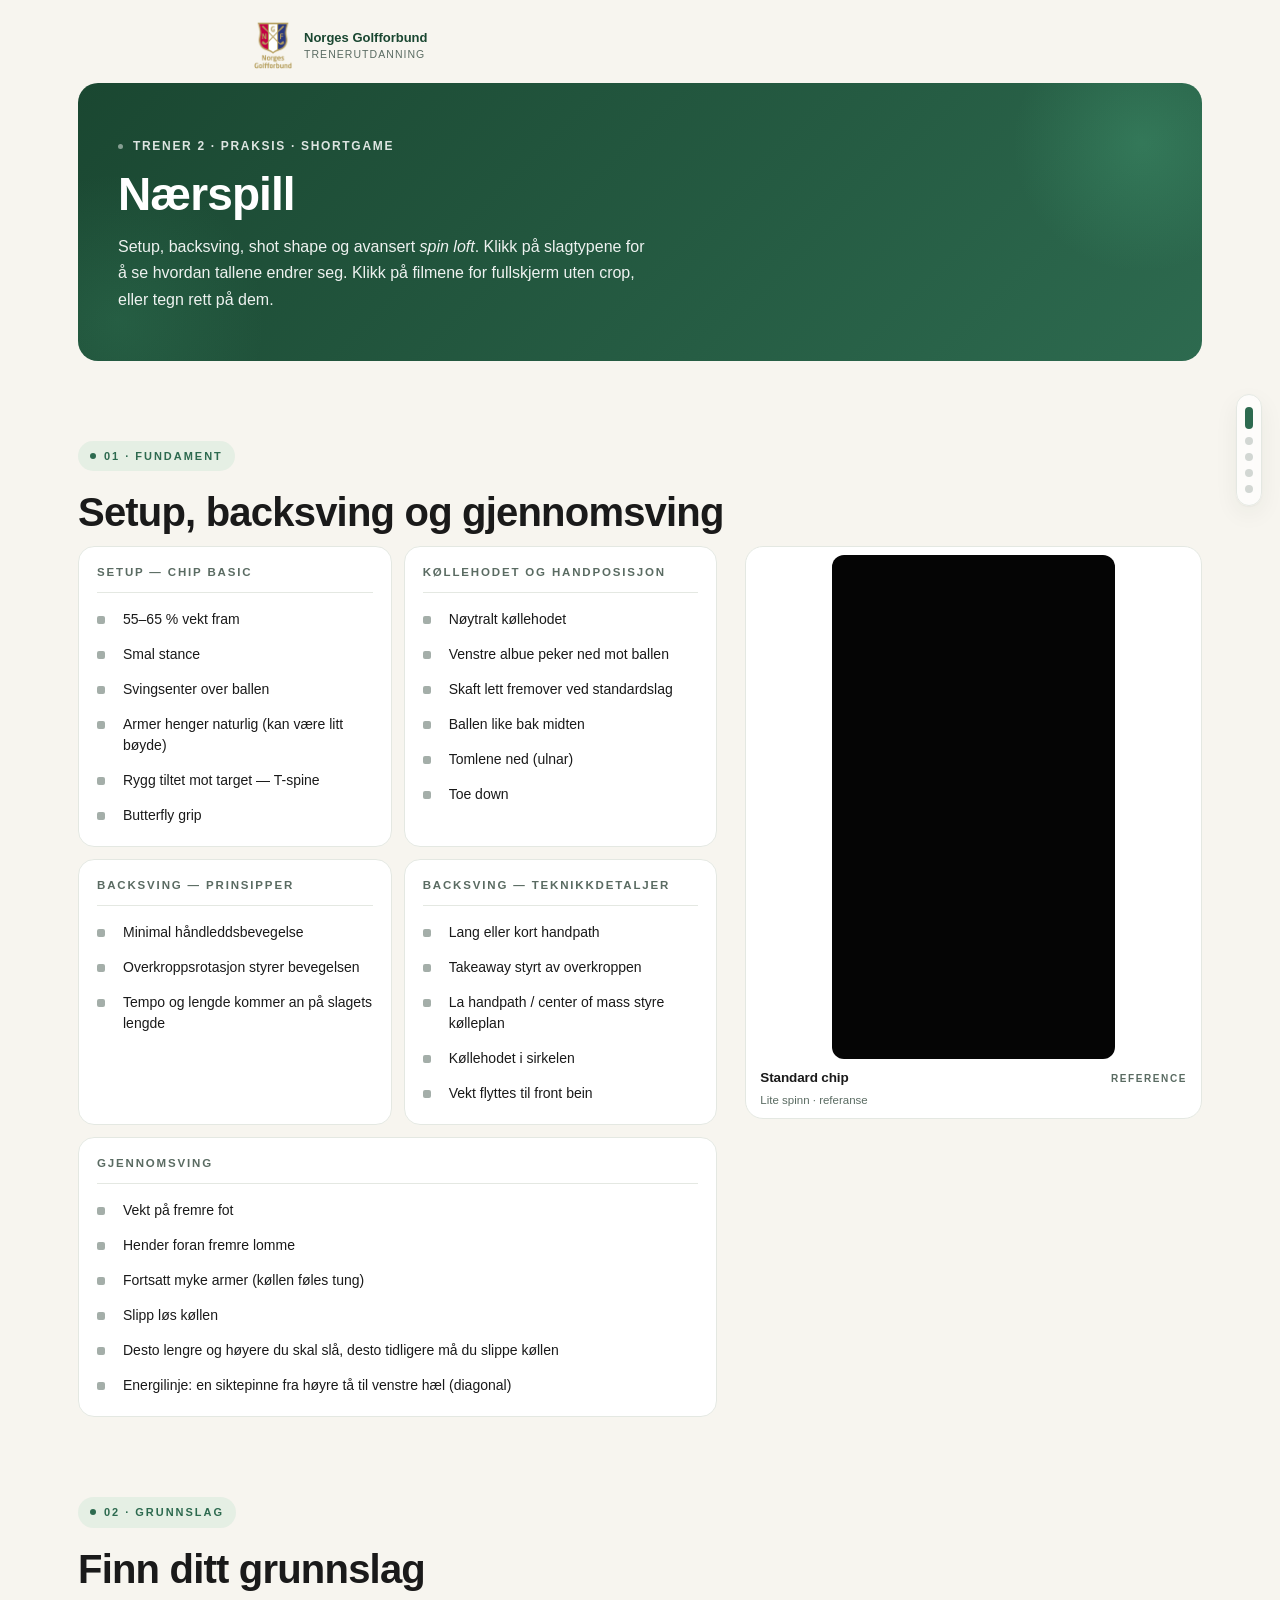
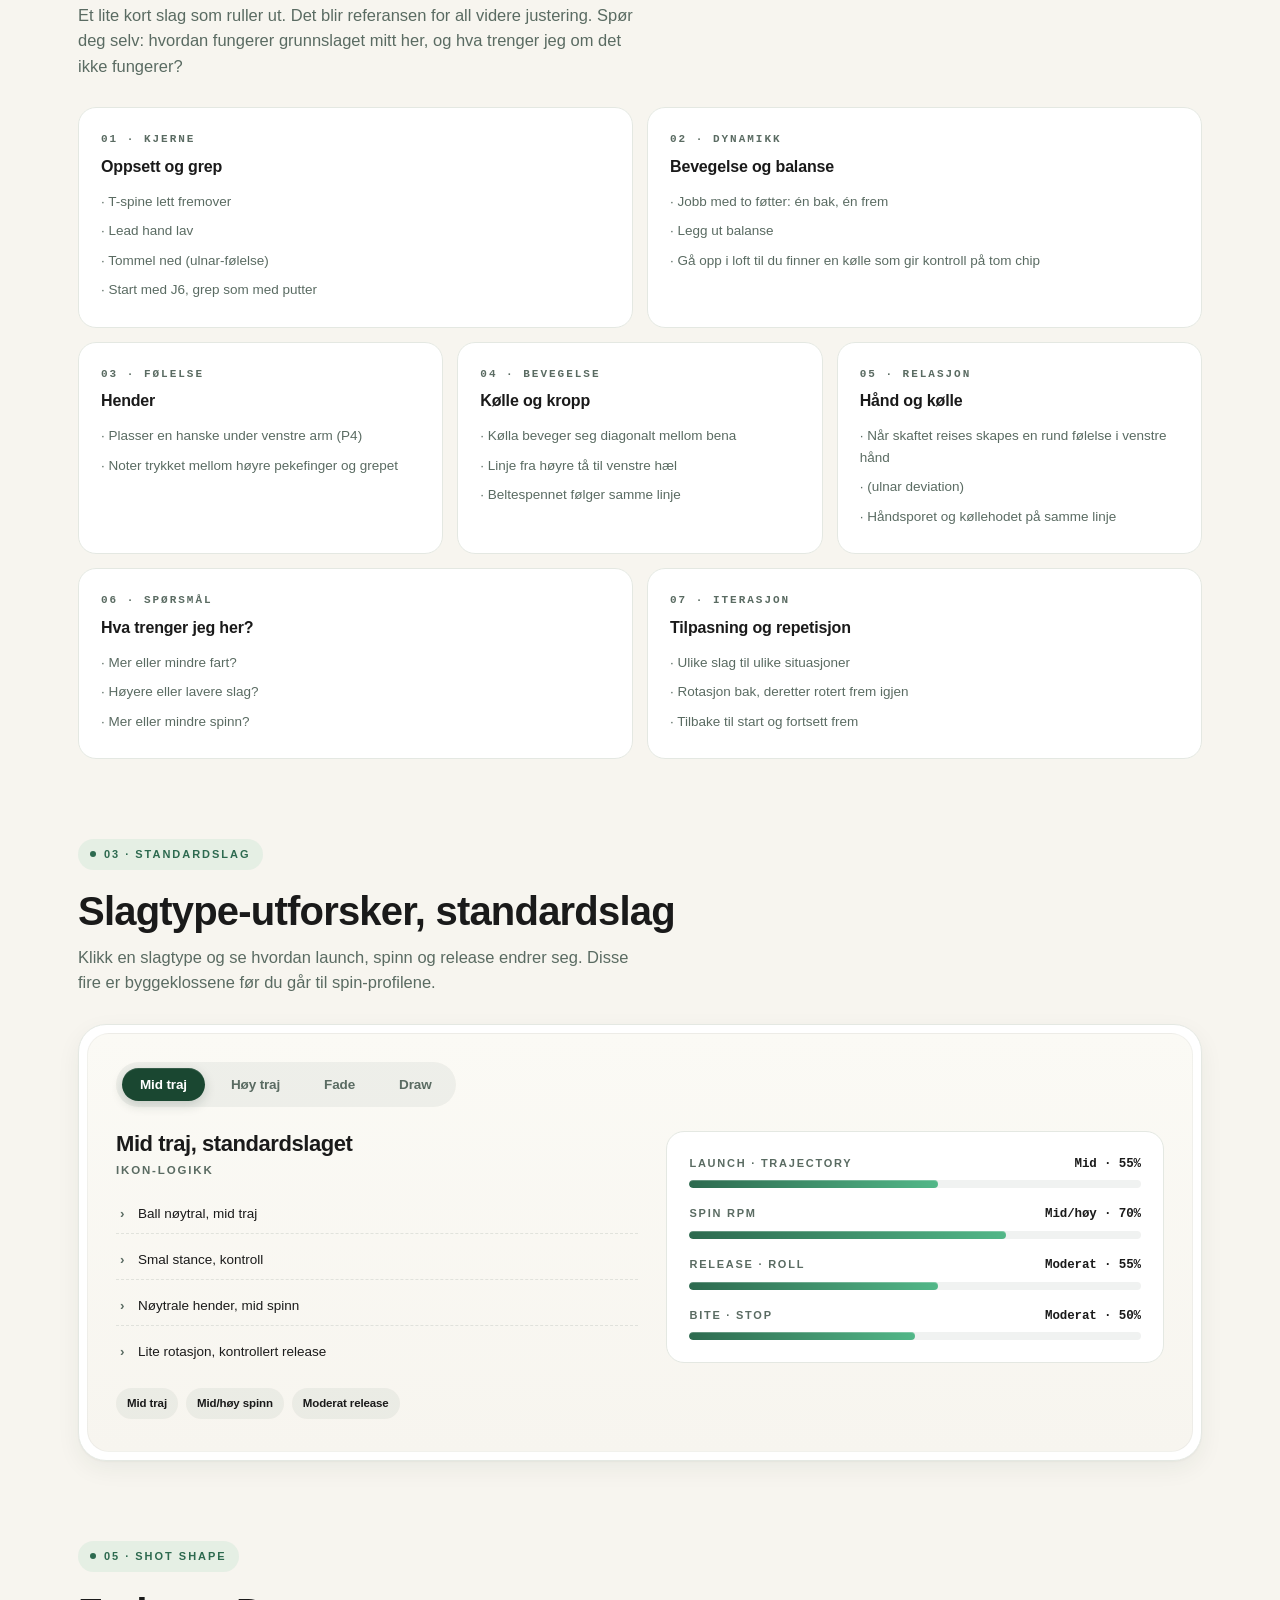
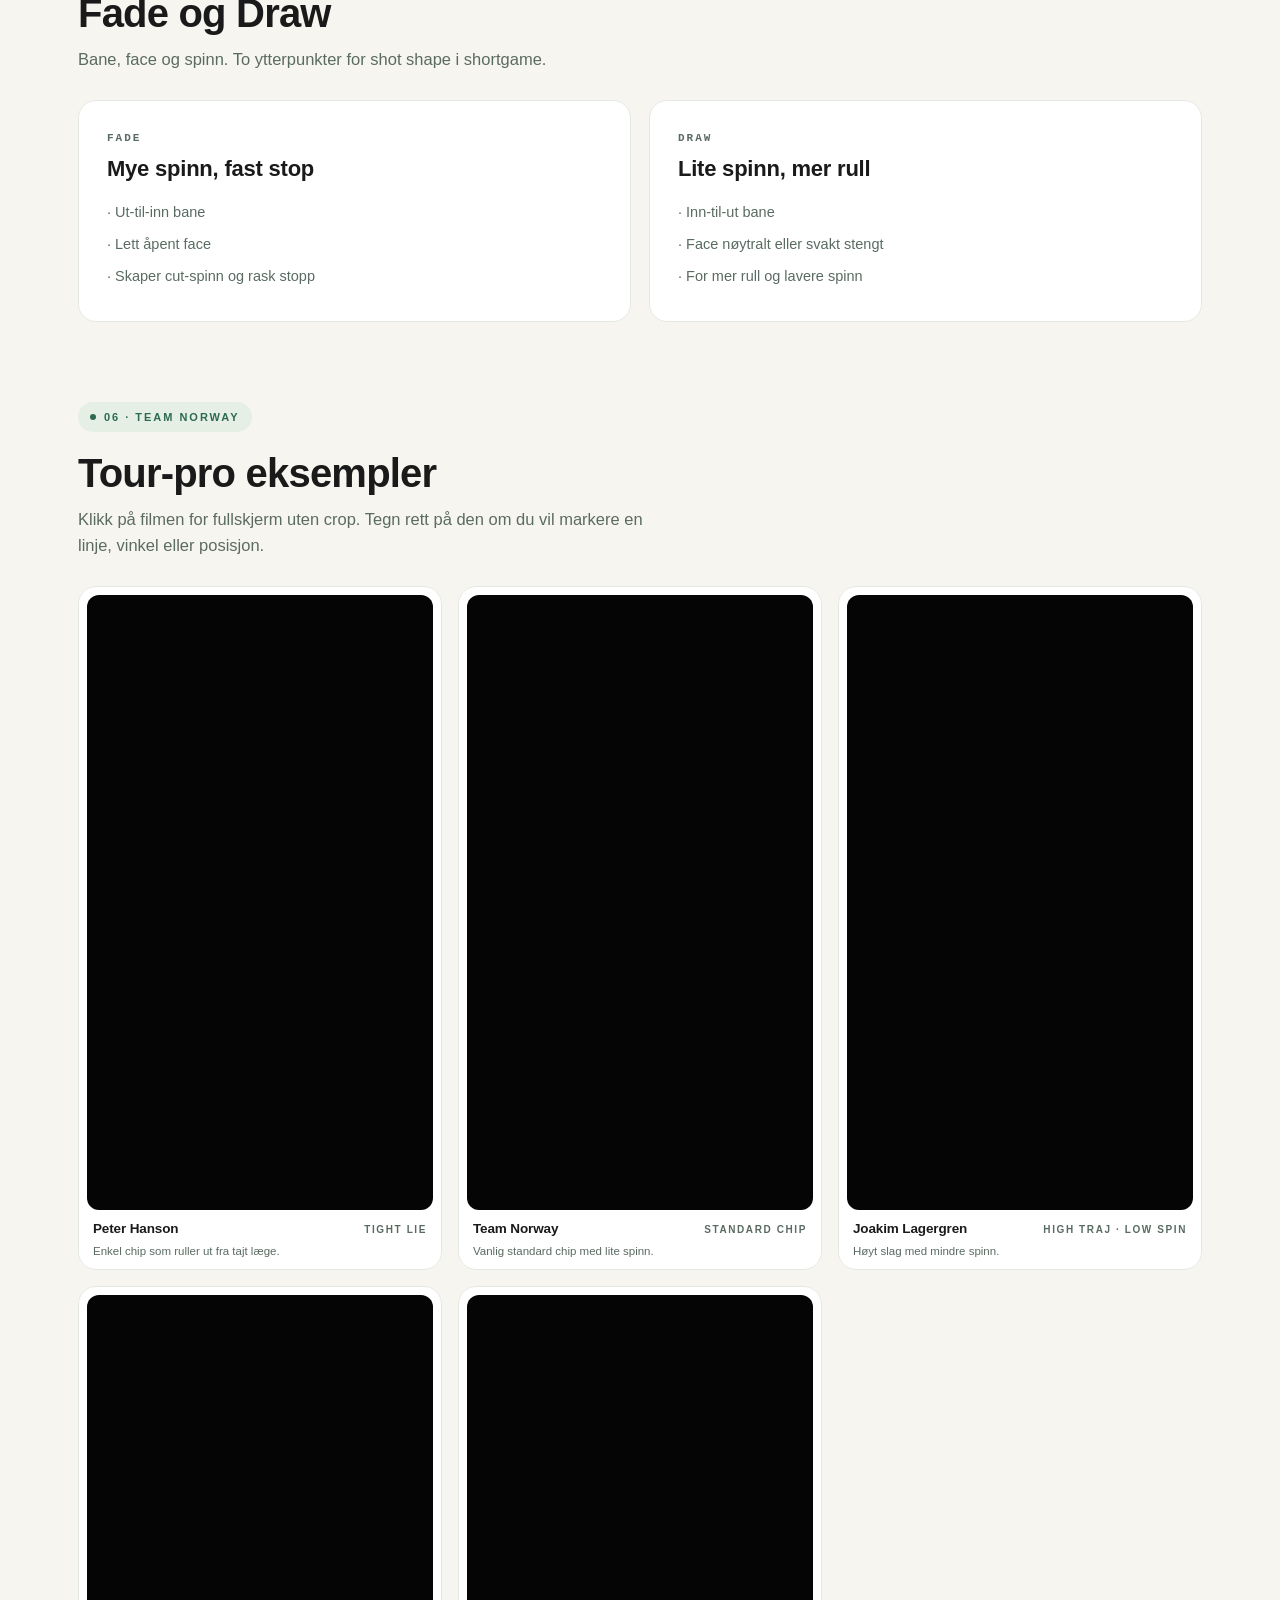
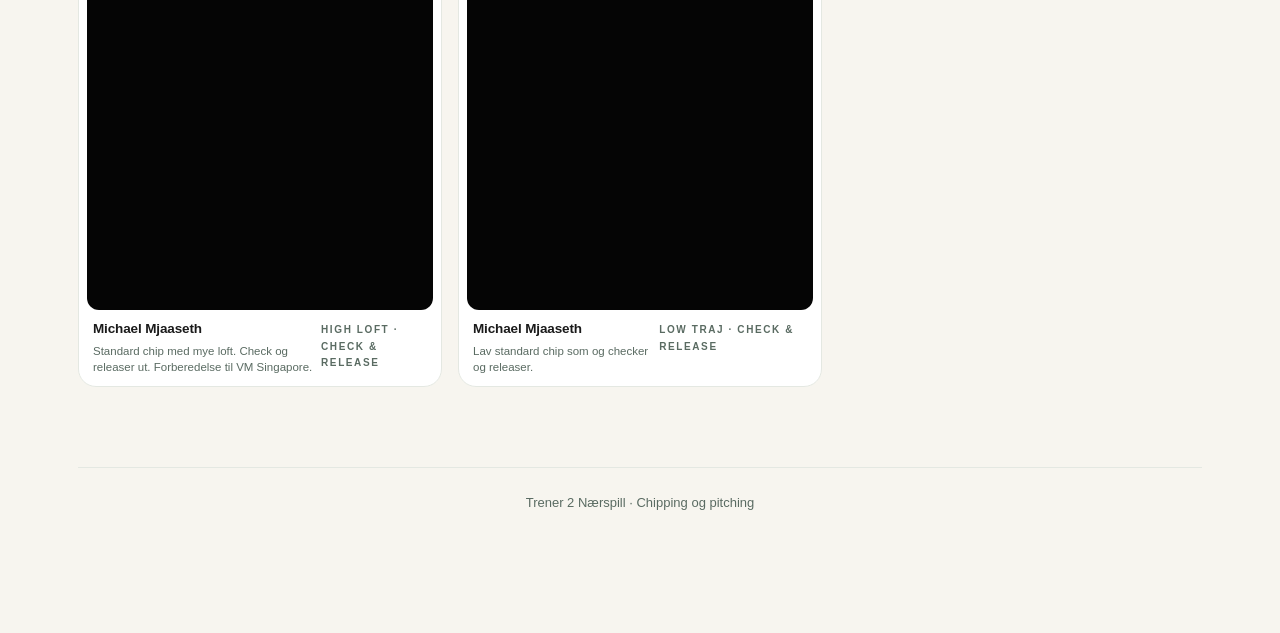
<file: trener-2-naerspill-fil.html>
<!DOCTYPE html>
<html lang="nb">
<head>
<meta charset="UTF-8">
<meta name="viewport" content="width=device-width, initial-scale=1.0">
<title>Trener 2 Nærspill</title>
<meta name="robots" content="noindex">
<meta name="theme-color" content="#1a4731">
<style>
/* Trener 3 — Samling 3 · Court / Greens theme
   Lett kremfarget bakgrunn med dyp grønn aksent (Trener 2-paletten):
   varme hvite kort, gradient-hero, system-fonter, milde skygger.
*/

:root {
  /* Court Greens core */
  --green-900: #0f2e1f;
  --green-800: #1a4731;
  --green-700: #2d6a4f;
  --green-500: #52b788;
  --green-100: #d8f3dc;
  --sand-100: #f4ead0;
  --sand-700: #8a6d2e;
  --cream: #f7f5ef;
  --ink: #1a1a1a;
  --muted: #5a6b62;
  --card: #ffffff;
  --border: #e4e8e2;

  --shadow: 0 1px 2px rgba(15,46,31,0.04), 0 8px 24px rgba(15,46,31,0.06);
  --shadow-hover: 0 4px 10px rgba(15,46,31,0.06), 0 16px 36px rgba(15,46,31,0.10);

  --display: -apple-system, BlinkMacSystemFont, "Segoe UI", Inter, Roboto, sans-serif;
  --sans: -apple-system, BlinkMacSystemFont, "Segoe UI", Inter, Roboto, sans-serif;
  --mono: ui-monospace, SFMono-Regular, Menlo, monospace;

  /* Legacy aliases — gamle navne brukt fortsatt i enkelte HTML-filer */
  --bg: var(--cream);
  --bg-2: var(--cream);
  --surface: var(--card);
  --surface-2: var(--cream);
  --signal: var(--green-700);
  --signal-soft: rgba(82, 183, 136, 0.10);
  --signal-line: var(--green-500);
  --ink-soft: #2a3a31;
  --ink-muted: var(--muted);
  --line: var(--border);
  --line-strong: var(--green-500);
  --panel: var(--card);
  --panel-2: var(--cream);
  --panel-grad: var(--card);
  --hero-grad: linear-gradient(135deg, var(--green-800) 0%, var(--green-700) 100%);
  --accent: var(--green-700);
  --accent-2: var(--green-500);
  --accent-soft: rgba(82, 183, 136, 0.10);
  --ink-dim: var(--muted);
}

* { box-sizing: border-box; margin: 0; padding: 0; }
html { scroll-behavior: smooth; }
body {
  font-family: var(--sans);
  background: var(--cream);
  color: var(--ink);
  line-height: 1.65;
  -webkit-font-smoothing: antialiased;
  -moz-osx-font-smoothing: grayscale;
  min-height: 100vh;
}
a { color: inherit; }

.wrap { max-width: 880px; margin: 0 auto; padding: 0 24px 96px; }
.wrap.narrow { max-width: 820px; }

/* ───── Topbar ───── */
.topbar {
  max-width: 820px;
  margin: 0 auto;
  padding: 22px 24px 14px;
  display: flex; align-items: center; gap: 12px;
}
.topbar img { width: 38px; height: auto; display: block; }
.topbar .org {
  font-size: 13px; font-weight: 700;
  color: var(--green-800); line-height: 1.15;
}
.topbar .org small {
  display: block;
  font-size: 10.5px; font-weight: 500;
  color: var(--muted); letter-spacing: 0.1em;
  text-transform: uppercase;
  margin-top: 2px;
}
.topbar-rule {
  max-width: 820px;
  margin: 0 auto 32px;
  padding: 0 24px;
}
.topbar-rule hr { border: 0; height: 1px; background: var(--border); }
.topbar-pad { display: none; }

/* ───── Back link ───── */
.back-link {
  display: inline-flex; align-items: center; gap: 8px;
  font-size: 13px; font-weight: 600;
  color: var(--muted);
  text-decoration: none;
  margin-bottom: 24px;
  padding: 6px 10px; border-radius: 8px;
  transition: color 0.15s, background 0.15s;
}
.back-link:hover { color: var(--green-800); background: rgba(82,183,136,0.08); }
.back-link svg { width: 14px; height: 14px; }

/* ───── Hero ───── */
header.hero {
  padding: 48px 40px;
  border-radius: 20px;
  background: linear-gradient(135deg, var(--green-800) 0%, var(--green-700) 100%);
  color: white;
  margin-bottom: 36px;
  position: relative;
  overflow: hidden;
}
header.hero::after {
  content: "";
  position: absolute;
  right: -80px; top: -80px;
  width: 280px; height: 280px;
  border-radius: 50%;
  background: radial-gradient(circle, rgba(82,183,136,0.25), transparent 65%);
  pointer-events: none;
}
header.hero::before {
  content: "";
  position: absolute;
  left: -120px; bottom: -120px;
  width: 320px; height: 320px;
  border-radius: 50%;
  background: radial-gradient(circle, rgba(82,183,136,0.15), transparent 65%);
  pointer-events: none;
}
header.hero > * { position: relative; }

header.hero .eyebrow {
  display: inline-flex; align-items: center; gap: 10px;
  font-size: 12px; letter-spacing: 0.14em; text-transform: uppercase;
  opacity: 0.85; font-weight: 600; margin-bottom: 14px;
  color: white;
  border: 0; padding: 0; border-radius: 0;
}
header.hero .eyebrow .dot {
  width: 5px; height: 5px; border-radius: 50%;
  background: rgba(255,255,255,0.55);
  box-shadow: none;
}
header.hero h1 {
  font-family: var(--display);
  font-size: clamp(30px, 4.2vw, 46px);
  font-weight: 700; letter-spacing: -0.02em;
  line-height: 1.08;
  color: white;
  margin-bottom: 14px;
}
header.hero p.lead {
  max-width: 60ch;
  opacity: 0.92;
  font-size: 16px;
  color: white;
}

/* ───── Section heading ───── */
.section-head {
  display: flex; align-items: baseline; gap: 14px;
  margin: 36px 0 16px; padding: 0 4px;
}
.section-head h2 {
  font-size: 18px; font-weight: 700;
  color: var(--green-900); letter-spacing: -0.01em;
}
.section-head .count, .section-head .tag {
  font-size: 12px; font-weight: 600;
  color: var(--muted); letter-spacing: 0.02em;
}
.section-head .rule {
  flex: 1; height: 1px;
  background: linear-gradient(90deg, var(--border) 0%, transparent 100%);
  align-self: center;
}

/* ───── TOC ───── */
nav.toc { margin-bottom: 44px; }
nav.toc h4 {
  font-size: 12px;
  letter-spacing: 0.14em;
  text-transform: uppercase;
  color: var(--green-700);
  font-weight: 700;
  margin-bottom: 14px;
  padding-left: 4px;
}
nav.toc ol {
  list-style: none;
  display: grid;
  grid-template-columns: repeat(auto-fit, minmax(230px, 1fr));
  gap: 12px;
}
nav.toc a {
  display: flex; align-items: center; gap: 14px;
  padding: 16px 18px;
  background: var(--card);
  border: 1px solid var(--border);
  border-radius: 12px;
  color: var(--ink);
  text-decoration: none;
  font-size: 15px; font-weight: 600;
  box-shadow: var(--shadow);
  transition: transform 320ms cubic-bezier(0.32,0.72,0,1),
              box-shadow 320ms cubic-bezier(0.32,0.72,0,1),
              border-color 320ms cubic-bezier(0.32,0.72,0,1),
              background 320ms cubic-bezier(0.32,0.72,0,1);
  position: relative; overflow: hidden;
}
nav.toc a::after {
  content: "";
  position: absolute;
  right: 14px; top: 50%; width: 16px; height: 16px;
  transform: translateY(-50%);
  background: url("data:image/svg+xml;utf8,<svg xmlns='http://www.w3.org/2000/svg' viewBox='0 0 24 24' fill='none' stroke='%232d6a4f' stroke-width='2.4' stroke-linecap='round' stroke-linejoin='round'><polyline points='9 18 15 12 9 6'/></svg>") center/contain no-repeat;
  opacity: 0.6; transition: opacity 0.15s, right 0.2s;
}
nav.toc a:hover {
  transform: translateY(-2px);
  border-color: var(--green-500);
  box-shadow: var(--shadow-hover);
}
nav.toc a:hover::after { opacity: 1; right: 10px; }
nav.toc a .n {
  flex-shrink: 0; width: 30px; height: 30px;
  background: var(--green-100);
  color: var(--green-700);
  border-radius: 8px;
  font-size: 14px; font-weight: 700;
  display: grid; place-items: center;
  transition: background 0.15s, color 0.15s;
}
nav.toc a:hover .n { background: var(--green-700); color: white; }
nav.toc a .t { padding-right: 26px; color: var(--ink); }

/* ───── Exercise card ───── */
.exercise {
  background: var(--card);
  border: 1px solid var(--border);
  border-radius: 16px;
  padding: 32px 36px;
  margin-bottom: 22px;
  scroll-margin-top: 20px;
  color: var(--ink);
  box-shadow: var(--shadow);
  position: relative;
  overflow: hidden;
}
.exercise::before { display: none; }
.exercise .num-tag {
  display: inline-block;
  font-size: 11px; letter-spacing: 0.14em;
  text-transform: uppercase;
  color: var(--green-700);
  background: var(--green-100);
  padding: 5px 11px; border-radius: 999px;
  font-weight: 700; margin-bottom: 14px;
}
.exercise h2 {
  font-family: var(--display);
  font-size: 26px; font-weight: 700;
  letter-spacing: -0.02em; line-height: 1.15;
  color: var(--green-900);
  margin-bottom: 18px;
}
.exercise h3.sub {
  font-size: 12px;
  letter-spacing: 0.14em;
  text-transform: uppercase;
  color: var(--muted);
  font-weight: 700;
  margin: 22px 0 10px;
}

/* Prose */
.prose p { margin-bottom: 12px; font-size: 15.5px; color: var(--ink); }
.prose ul, .prose ol { padding-left: 22px; margin-bottom: 14px; color: var(--ink); }
.prose ul { list-style: disc; }
.prose li { margin-bottom: 8px; font-size: 15.5px; }
.prose li::marker { color: var(--muted); }
.prose li ul { margin-top: 6px; margin-bottom: 0; }
.prose li strong { color: var(--green-900); font-weight: 700; }
.prose .callout {
  background: var(--green-100);
  border-left: 3px solid var(--green-700);
  padding: 14px 18px; border-radius: 8px;
  margin: 16px 0;
  font-size: 14.5px; color: var(--green-900);
}
.prose .callout.warn {
  background: var(--sand-100);
  border-left-color: var(--sand-700);
  color: var(--sand-700);
}
.prose em { font-style: italic; color: var(--ink); }
.prose strong { color: var(--green-900); }

/* Collapsible exercise */
details.exercise > summary {
  list-style: none; cursor: pointer;
  position: relative; padding-right: 40px;
  user-select: none;
  -webkit-tap-highlight-color: transparent;
}
details.exercise > summary::-webkit-details-marker { display: none; }
details.exercise > summary::after {
  content: ""; position: absolute; right: 0; top: 18px;
  width: 22px; height: 22px;
  background: url("data:image/svg+xml;utf8,<svg xmlns='http://www.w3.org/2000/svg' viewBox='0 0 24 24' fill='none' stroke='%232d6a4f' stroke-width='2.4' stroke-linecap='round' stroke-linejoin='round'><polyline points='6 9 12 15 18 9'/></svg>") center/contain no-repeat;
  transition: transform 0.25s ease;
}
details.exercise[open] > summary::after { transform: rotate(180deg); }
details.exercise > summary h2 { display: block; }

/* Parallel group */
.parallel-group {
  position: relative;
  margin: 0 0 28px;
  padding: 14px 14px 4px;
  border-radius: 16px;
  background: var(--green-100);
  border: 1px dashed var(--green-500);
}
.parallel-group > .exercise { margin-bottom: 14px; }
.parallel-group > .exercise:last-of-type { margin-bottom: 4px; }
.parallel-header {
  display: inline-flex; align-items: center; gap: 8px;
  background: var(--green-700); color: white;
  font-size: 11px; font-weight: 700;
  letter-spacing: 0.14em; text-transform: uppercase;
  padding: 7px 12px; border-radius: 999px;
  margin-bottom: 14px;
}
.parallel-header svg { width: 14px; height: 14px; flex-shrink: 0; }

/* Drill-link card */
.drill-link {
  display: flex; align-items: center; gap: 14px;
  background: var(--cream);
  border: 1px solid var(--border);
  border-left: 3px solid var(--green-700);
  border-radius: 10px;
  padding: 14px 16px; margin-top: 10px;
  text-decoration: none; color: var(--ink);
  transition: transform 320ms cubic-bezier(0.32,0.72,0,1),
              box-shadow 320ms cubic-bezier(0.32,0.72,0,1),
              border-color 320ms cubic-bezier(0.32,0.72,0,1),
              background 320ms cubic-bezier(0.32,0.72,0,1);
}
.drill-link:hover {
  border-color: var(--green-500);
  background: #f0fff5;
  transform: translateY(-2px);
  box-shadow: 0 1px 2px rgba(15,46,31,0.04), 0 12px 28px rgba(15,46,31,0.08);
}
.drill-link-tag {
  flex-shrink: 0;
  background: var(--green-100);
  color: var(--green-700);
  border: 0;
  font-size: 10.5px; font-weight: 700;
  letter-spacing: 0.14em; text-transform: uppercase;
  padding: 4px 9px; border-radius: 6px;
}
.drill-link-body { flex: 1; min-width: 0; display: flex; flex-direction: column; gap: 2px; }
.drill-link-body strong { color: var(--green-900); font-size: 15px; font-weight: 700; }
.drill-link-body small { color: var(--muted); font-size: 12px; }
.drill-link-ext { width: 18px; height: 18px; color: var(--green-700); flex-shrink: 0; transition: transform 0.15s; }
.drill-link:hover .drill-link-ext { transform: translate(2px, -2px); }

/* Video support */
.video-support { margin-top: 28px; padding-top: 22px; border-top: 1px dashed var(--border); }
.video-support .support-label {
  font-size: 11px; letter-spacing: 0.14em;
  text-transform: uppercase;
  color: var(--muted); font-weight: 700;
  margin-bottom: 12px;
  display: flex; align-items: center; gap: 8px;
}
.video-support .support-label svg { width: 14px; height: 14px; color: var(--green-700); }
.video-row { display: flex; flex-direction: column; gap: 10px; }
.video-item {
  border: 1px solid var(--border);
  border-radius: 12px;
  overflow: hidden;
  background: var(--cream);
  transition: transform 320ms cubic-bezier(0.32,0.72,0,1),
              box-shadow 320ms cubic-bezier(0.32,0.72,0,1),
              border-color 320ms cubic-bezier(0.32,0.72,0,1);
}
.video-item:hover {
  border-color: rgba(82,183,136,0.30);
  transform: translateY(-2px);
  box-shadow: 0 1px 2px rgba(15,46,31,0.04), 0 12px 28px rgba(15,46,31,0.08);
}
.video-toggle {
  width: 100%; background: none; border: none;
  padding: 12px 16px;
  display: flex; align-items: center; gap: 12px;
  cursor: pointer; font: inherit;
  color: var(--ink); text-align: left;
}
.video-toggle:hover { background: var(--green-100); }
.video-toggle .play-icon {
  width: 32px; height: 32px; border-radius: 8px;
  background: var(--green-700); color: white;
  display: grid; place-items: center; flex-shrink: 0;
}
.video-toggle .play-icon svg { width: 14px; height: 14px; margin-left: 2px; }
.video-toggle .label { flex: 1; font-size: 14px; font-weight: 600; color: var(--ink); }
.video-toggle .chev { color: var(--muted); transition: transform 0.2s ease; }
.video-toggle[aria-expanded="true"] .chev { transform: rotate(180deg); }
.video-frame-wrap { display: none; padding: 0 12px 12px; }
.video-frame-wrap.open { display: block; }
.video-frame {
  position: relative; padding-bottom: 56.25%;
  height: 0; border-radius: 10px;
  overflow: hidden; background: #000;
}
.video-frame iframe { position: absolute; inset: 0; width: 100%; height: 100%; border: 0; }

/* ───── Stub / "Innhold kommer" card ───── */
.stub-card {
  background: var(--card);
  border: 1px solid var(--border);
  border-radius: 18px;
  padding: 64px 44px;
  text-align: center;
  box-shadow: var(--shadow);
  position: relative;
  overflow: hidden;
}
.stub-card::before { display: none; }
.stub-card > * { position: relative; }
.stub-card .num-tag {
  display: inline-block;
  font-size: 11px; letter-spacing: 0.14em;
  text-transform: uppercase;
  color: var(--green-700);
  background: var(--green-100);
  padding: 5px 11px; border-radius: 999px;
  font-weight: 700; margin-bottom: 18px;
}
.stub-card h2 {
  font-family: var(--display);
  font-size: 30px; font-weight: 700;
  color: var(--green-900);
  letter-spacing: -0.02em;
  margin-bottom: 14px;
}
.stub-card p {
  font-size: 15.5px; color: var(--muted);
  max-width: 50ch; margin: 0 auto;
  line-height: 1.6;
}
.stub-card .cta {
  display: inline-flex; align-items: center; gap: 10px;
  margin-top: 26px;
  background: var(--green-700); color: white;
  font-family: var(--sans); font-weight: 700; font-size: 13.5px;
  letter-spacing: 0.02em;
  padding: 12px 22px; border-radius: 999px;
  text-decoration: none;
  transition: background 0.15s, transform 0.08s;
}
.stub-card .cta:hover { background: var(--green-800); }
.stub-card .cta:active { transform: translateY(1px); }

/* Footer */
footer {
  text-align: center;
  color: var(--muted);
  font-size: 13px;
  margin-top: 56px;
  padding-top: 24px;
  border-top: 1px solid var(--border);
}
footer .logo-row { margin-top: 18px; }
footer .logo-row img {
  max-width: 540px; width: 100%; height: auto;
  opacity: 0.7;
}

@media (max-width: 720px) {
  .wrap { padding: 0 18px 64px; }
  .topbar { padding: 18px 18px 12px; }
  .topbar-rule { padding: 0 18px; }
  header.hero { padding: 32px 24px; border-radius: 16px; }
  .exercise { padding: 24px 22px; border-radius: 14px; }
  .exercise h2 { font-size: 22px; }
  .stub-card { padding: 44px 22px; }
  .stub-card h2 { font-size: 26px; }
  .parallel-group { padding: 12px 10px 2px; }
  .parallel-header { font-size: 10.5px; padding: 6px 10px; }
}

</style>
<style>
  /* ──────────────────────────────────────────────
     UNIFIED DESIGN SYSTEM
     ▸ Green = interactive accent only (active state, bar-fill, brand moments)
     ▸ Decorative text = ink or muted, never green
     ▸ One hover transition curve for the whole page
     ────────────────────────────────────────────── */

  :root {
    --hover-curve: cubic-bezier(0.32, 0.72, 0, 1);
    --hover-shadow: 0 1px 2px rgba(15,46,31,0.04), 0 12px 28px rgba(15,46,31,0.08);
    --hover-border: rgba(82,183,136,0.30);
    --neutral-pill-bg: rgba(15,46,31,0.05);
    --neutral-pill-bg-hover: rgba(15,46,31,0.08);
  }

  /* ────── Wide wrapper ────── */
  .wrap.slideshow {
    max-width: 1180px;
    padding: 0 28px 120px;
  }

  /* ────── Section base ────── */
  section.slide { margin-top: 80px; }
  section.slide .eyebrow-tag {
    display: inline-flex; align-items: center; gap: 8px;
    font-size: 11px; font-weight: 700;
    letter-spacing: 0.18em; text-transform: uppercase;
    color: var(--green-700);
    background: rgba(82,183,136,0.10);
    padding: 6px 12px; border-radius: 999px;
    margin-bottom: 20px;
  }
  section.slide h2 {
    font-size: clamp(28px, 3.4vw, 40px);
    line-height: 1.08;
    letter-spacing: -0.02em;
    color: var(--ink);
    font-weight: 700;
    margin-bottom: 12px;
  }
  /* accent is a no-op color-wise — same ink. emphasis comes from heading scale alone */
  section.slide h2 .accent { color: inherit; }
  section.slide .lead-p {
    font-size: 16.5px; color: var(--muted);
    max-width: 62ch;
    margin-bottom: 28px;
    line-height: 1.55;
  }

  /* ────── Universal hover (one mønster for all surfaces) ────── */
  .point-card,
  .gb-card,
  .ovelser-list li,
  .vid-frame,
  .energi-card {
    transition: transform 320ms var(--hover-curve),
                box-shadow 320ms var(--hover-curve),
                border-color 320ms var(--hover-curve);
  }
  .point-card:hover,
  .gb-card:hover,
  .ovelser-list li:hover,
  .vid-frame:hover,
  .energi-card:hover {
    transform: translateY(-2px);
    box-shadow: var(--hover-shadow);
    border-color: var(--hover-border);
  }
  .point-card:active,
  .gb-card:active,
  .ovelser-list li:active,
  .vid-frame:active {
    transform: translateY(0);
    transition-duration: 120ms;
  }
  /* tone-green cards keep their dark gradient hover */
  .gb-card.tone-green:hover { border-color: transparent; }

  /* ────── Fundament: split layout ────── */
  .fundament-grid {
    display: grid;
    grid-template-columns: 1.4fr 1fr;
    gap: 28px;
    align-items: start;
  }
  .fundament-col-grid {
    display: grid;
    grid-template-columns: 1fr 1fr;
    gap: 12px;
  }
  .point-card {
    background: var(--card);
    border: 1px solid var(--border);
    border-radius: 16px;
    padding: 16px 18px;
  }
  .point-card.full { grid-column: 1 / -1; }
  .point-card .point-head {
    font-size: 11.5px;
    text-transform: uppercase;
    letter-spacing: 0.16em;
    color: var(--muted);
    font-weight: 700;
    margin-bottom: 12px;
    padding-bottom: 10px;
    border-bottom: 1px solid var(--border);
  }
  .point-card ul.checklist {
    list-style: none; padding: 0; margin: 0;
    display: grid; gap: 6px;
  }
  .point-card ul.checklist li {
    display: grid;
    grid-template-columns: 16px 1fr;
    gap: 10px;
    align-items: start;
    font-size: 14px;
    line-height: 1.5;
    color: var(--ink);
    padding: 4px 0;
  }
  .point-card ul.checklist li > span:first-child {
    display: block;
    width: 8px; height: 8px;
    border-radius: 2px;
    background: var(--muted);
    margin-top: 7px;
    opacity: 0.55;
  }
  em.eng {
    font-style: normal;
    font-family: inherit;
    font-size: inherit;
    color: inherit;
    background: transparent;
    padding: 0;
    border-radius: 0;
    white-space: normal;
    display: inline;
    line-height: inherit;
  }

  /* sticky reference column */
  .ref-side {
    position: sticky; top: 24px;
    display: grid; gap: 14px;
  }
  .energi-card {
    background: var(--card);
    border: 1px solid var(--border);
    border-radius: 14px;
    padding: 14px;
  }
  .energi-card .head {
    font-size: 11px; text-transform: uppercase;
    letter-spacing: 0.16em;
    color: var(--muted);
    font-weight: 700;
    margin-bottom: 8px;
  }
  .energi-card img {
    width: 100%; border-radius: 8px; display: block;
  }
  .energi-card .desc {
    font-size: 12px; color: var(--muted);
    margin-top: 8px; line-height: 1.5;
  }

  /* ──────────────────────────────────────────────
     Reusable video frame
     ▸ vid-stage holds video + canvas + toolbar (toolbar at bottom, auto-hide)
     ▸ Drawing tools work in normal AND pseudo-fullscreen mode
     ▸ Fullscreen: object-fit: contain so nothing is cropped
     ────────────────────────────────────────────── */
  .vid-frame {
    background: var(--card);
    border: 1px solid var(--border);
    border-radius: 18px;
    padding: 8px;
    display: flex; flex-direction: column;
  }
  .vid-stage {
    position: relative;
    background: #050505;
    border-radius: 12px;
    overflow: hidden;
    aspect-ratio: 9 / 16;
  }
  .vid-frame.compact .vid-stage {
    aspect-ratio: 9 / 16;
    max-height: 56vh;
    margin: 0 auto;
    width: auto;
  }
  .vid-stage video {
    width: 100%; height: 100%;
    object-fit: cover;
    display: block;
    cursor: pointer;
  }
  .vid-stage canvas.vid-overlay {
    position: absolute; inset: 0;
    width: 100%; height: 100%;
    pointer-events: none;
    touch-action: none;
  }
  .vid-frame.drawing .vid-stage canvas.vid-overlay {
    pointer-events: auto;
    cursor: crosshair;
  }
  .vid-frame.drawing .vid-stage video { pointer-events: none; }
  .vid-frame.drawing .vid-stage::after {
    content: "TEGN";
    position: absolute;
    top: 10px; left: 10px;
    font-size: 9px; font-weight: 700;
    letter-spacing: 0.18em;
    background: rgba(220,38,38,0.85);
    color: #fff;
    padding: 3px 7px;
    border-radius: 4px;
    pointer-events: none;
    z-index: 5;
  }

  /* toolbar — always visible at bottom of stage with translucent gradient */
  .vid-bar {
    position: absolute;
    left: 0; right: 0; bottom: 0;
    display: flex; flex-wrap: wrap; gap: 4px;
    align-items: center;
    padding: 10px 10px 10px;
    background: linear-gradient(to top, rgba(5,5,5,0.78) 0%, rgba(5,5,5,0.55) 50%, rgba(5,5,5,0) 100%);
    z-index: 4;
    opacity: 0;
    transition: opacity 240ms var(--hover-curve);
  }
  .vid-frame:hover .vid-bar,
  .vid-frame:focus-within .vid-bar,
  .vid-frame.drawing .vid-bar,
  .vid-frame.fullscreen .vid-bar,
  .vid-frame.touch-active .vid-bar {
    opacity: 1;
  }

  .vb-btn {
    border: 1px solid rgba(255,255,255,0.22);
    background: rgba(15,15,15,0.55);
    backdrop-filter: blur(6px);
    -webkit-backdrop-filter: blur(6px);
    font-size: 11px;
    font-weight: 600;
    color: rgba(255,255,255,0.92);
    padding: 0 8px;
    height: 26px; min-width: 26px;
    border-radius: 6px;
    cursor: pointer;
    transition: background 180ms var(--hover-curve), border-color 180ms var(--hover-curve), transform 120ms;
    font-family: inherit;
    display: inline-flex; align-items: center; justify-content: center;
    line-height: 1;
  }
  .vb-btn:hover {
    background: rgba(35,35,35,0.78);
    border-color: rgba(255,255,255,0.4);
  }
  .vb-btn:active { transform: scale(0.96); }
  .vb-btn.active {
    background: var(--green-500);
    border-color: var(--green-500);
    color: #0f2e1f;
  }
  .vb-btn .ico { font-size: 13px; line-height: 1; }
  .vb-btn .ico-svg { width: 11px; height: 11px; }
  .vb-speed { font-family: var(--mono); }
  .vb-divider {
    width: 1px; height: 14px;
    background: rgba(255,255,255,0.22);
    margin: 0 3px;
  }
  .vb-color {
    width: 22px; height: 22px;
    border-radius: 6px;
    border: 2px solid rgba(255,255,255,0.22);
    cursor: pointer;
    padding: 0;
    transition: transform 200ms var(--hover-curve), border-color 200ms var(--hover-curve);
    box-shadow: inset 0 1px 0 rgba(255,255,255,0.25);
  }
  .vb-color:hover { transform: scale(1.1); }
  .vb-color.active { border-color: #ffffff; }
  .vb-spacer { flex: 1; }

  /* progress / seek bar — full-width row above buttons */
  .vb-progress {
    flex-basis: 100%;
    height: 4px;
    background: rgba(255,255,255,0.22);
    border-radius: 999px;
    cursor: pointer;
    position: relative;
    margin-bottom: 6px;
    transition: height 200ms var(--hover-curve);
  }
  .vb-progress:hover,
  .vb-progress.scrubbing {
    height: 7px;
  }
  .vb-progress-fill {
    position: absolute; left: 0; top: 0; bottom: 0;
    background: var(--green-500);
    border-radius: 999px;
    width: 0%;
    pointer-events: none;
    transition: width 80ms linear;
  }
  .vb-progress-thumb {
    position: absolute;
    top: 50%;
    width: 12px; height: 12px;
    border-radius: 50%;
    background: #fff;
    border: 2px solid var(--green-500);
    transform: translate(-50%, -50%) scale(0);
    transition: transform 200ms var(--hover-curve);
    pointer-events: none;
    box-shadow: 0 1px 4px rgba(0,0,0,0.3);
  }
  .vb-progress:hover .vb-progress-thumb,
  .vb-progress.scrubbing .vb-progress-thumb {
    transform: translate(-50%, -50%) scale(1);
  }

  .vid-frame .vid-caption {
    font-size: 12.5px;
    color: var(--muted);
    padding: 8px 6px 2px;
    display: flex; align-items: baseline; justify-content: space-between;
    gap: 8px;
  }
  .vid-frame .vid-caption .name {
    font-weight: 700; color: var(--ink);
    letter-spacing: -0.01em;
    font-size: 13.5px;
  }
  .vid-frame .vid-caption .desc {
    font-size: 11.5px;
    color: var(--muted);
    margin-top: 2px;
    line-height: 1.45;
  }
  .vid-frame .vid-caption .tag {
    font-size: 10px;
    text-transform: uppercase;
    letter-spacing: 0.16em;
    color: var(--muted);
    font-weight: 700;
  }

  /* pseudo-fullscreen mode: drawing + toolbar always available */
  .vid-frame.fullscreen {
    position: fixed; inset: 0;
    z-index: 9999;
    background: #000;
    border-radius: 0;
    border: 0;
    padding: 0;
    margin: 0;
    transform: none !important;
    transition: none;
  }
  .vid-frame.fullscreen .vid-stage {
    flex: 1;
    aspect-ratio: auto;
    max-height: none;
    width: 100%; height: 100%;
    border-radius: 0;
    margin: 0;
  }
  .vid-frame.fullscreen .vid-stage video {
    object-fit: contain;
    background: #000;
  }
  .vid-frame.fullscreen .vid-caption { display: none; }
  .vid-frame.fullscreen .vid-bar {
    padding: 14px 18px 18px;
    background: linear-gradient(to top, rgba(5,5,5,0.85) 0%, rgba(5,5,5,0.65) 50%, rgba(5,5,5,0) 100%);
  }

  /* ────── Grunnslag bento ────── */
  .grunnslag-bento {
    display: grid;
    grid-template-columns: repeat(6, 1fr);
    gap: 14px;
    margin-top: 18px;
  }
  .gb-card {
    background: var(--card);
    border: 1px solid var(--border);
    border-radius: 18px;
    padding: 22px;
  }
  .gb-card .num {
    font-family: var(--mono);
    font-size: 11px;
    color: var(--muted);
    letter-spacing: 0.18em;
    margin-bottom: 8px;
    font-weight: 600;
  }
  .gb-card h4 {
    font-size: 16px; line-height: 1.25;
    color: var(--ink);
    margin-bottom: 10px;
    letter-spacing: -0.01em;
    font-weight: 700;
  }
  .gb-card ul {
    list-style: none; padding: 0; margin: 0;
    font-size: 13.5px; color: var(--muted);
    line-height: 1.6;
  }
  .gb-card ul li { padding: 4px 0; }
  .gb-card.span-2 { grid-column: span 2; }
  .gb-card.span-3 { grid-column: span 3; }
  .gb-card.tone-green {
    background: linear-gradient(160deg, var(--green-800), var(--green-700));
    color: #f7f5ef; border: 0;
  }
  .gb-card.tone-green h4 { color: #fff; }
  .gb-card.tone-green ul { color: rgba(255,255,255,0.78); }
  .gb-card.tone-green .num { color: rgba(255,255,255,0.55); }
  .gb-card.tone-sand {
    background: var(--sand-100);
    border-color: rgba(138,109,46,0.18);
  }
  .gb-card.tone-sand .num { color: var(--sand-700); }

  /* ────── Shot Explorer ────── */
  .shot-explorer {
    background: var(--card);
    border: 1px solid var(--border);
    border-radius: 28px;
    padding: 8px;
    box-shadow: var(--shadow);
    margin-top: 18px;
  }
  .shot-explorer-inner {
    background: linear-gradient(180deg, #fbfaf5 0%, #f7f5ef 100%);
    border-radius: 22px;
    padding: 28px 28px 32px;
    border: 1px solid rgba(15,46,31,0.04);
  }
  .shot-tabs {
    display: flex; flex-wrap: wrap; gap: 8px;
    padding: 6px;
    background: rgba(15,46,31,0.05);
    border-radius: 999px;
    width: fit-content;
    margin-bottom: 24px;
  }
  .shot-tab {
    border: 0; cursor: pointer;
    padding: 9px 18px;
    border-radius: 999px;
    background: transparent;
    color: var(--muted);
    font-size: 13.5px; font-weight: 600;
    font-family: inherit;
    letter-spacing: -0.01em;
    transition: color 320ms var(--hover-curve),
                background 320ms var(--hover-curve),
                transform 120ms;
    white-space: nowrap;
  }
  .shot-tab:hover { color: var(--ink); }
  .shot-tab.active {
    background: var(--green-800);
    color: #fff;
    box-shadow: 0 4px 12px rgba(15,46,31,0.18),
                inset 0 1px 0 rgba(255,255,255,0.12);
  }
  .shot-tab:active { transform: scale(0.98); }

  .shot-body {
    display: grid;
    grid-template-columns: 1.05fr 1fr;
    gap: 28px;
    align-items: start;
  }
  .shot-details h3 {
    font-size: 22px; line-height: 1.18;
    color: var(--ink);
    letter-spacing: -0.02em;
    margin-bottom: 4px;
    font-weight: 700;
  }
  .shot-details .subtitle {
    font-size: 11.5px; color: var(--muted);
    text-transform: uppercase; letter-spacing: 0.16em;
    font-weight: 700;
    margin-bottom: 16px;
  }
  .shot-details ul {
    list-style: none; padding: 0; margin: 0;
    display: grid; gap: 8px;
  }
  .shot-details ul li {
    font-size: 13.5px; color: var(--ink);
    padding: 8px 0 8px 22px;
    border-bottom: 1px dashed rgba(15,46,31,0.10);
    position: relative;
    line-height: 1.55;
  }
  .shot-details ul li:last-child { border-bottom: 0; }
  .shot-details ul li::before {
    content: "›";
    position: absolute;
    left: 4px; top: 8px;
    color: var(--muted);
    font-weight: 700;
  }
  .shot-details ul li strong {
    color: var(--ink);
    font-weight: 700;
    margin-right: 4px;
  }

  .shot-metrics {
    background: var(--card);
    border-radius: 18px;
    padding: 22px;
    border: 1px solid var(--border);
    box-shadow: inset 0 1px 0 rgba(255,255,255,0.6);
  }
  .shot-metric { margin-bottom: 16px; }
  .shot-metric:last-child { margin-bottom: 0; }
  .shot-metric .top {
    display: flex; align-items: baseline; justify-content: space-between;
    margin-bottom: 6px;
  }
  .shot-metric .label {
    font-size: 11px; color: var(--muted);
    text-transform: uppercase; letter-spacing: 0.16em;
    font-weight: 700;
  }
  .shot-metric .value {
    font-family: var(--mono);
    font-size: 12.5px; color: var(--ink);
    font-weight: 700;
    letter-spacing: -0.01em;
  }
  .shot-metric .track {
    position: relative;
    height: 8px;
    background: rgba(15,46,31,0.06);
    border-radius: 999px;
    overflow: hidden;
  }
  .shot-metric .fill {
    position: absolute; left: 0; top: 0; bottom: 0;
    width: 0%;
    background: linear-gradient(90deg, var(--green-700), var(--green-500));
    border-radius: 999px;
    transition: width 900ms var(--hover-curve);
    box-shadow: inset 0 1px 0 rgba(255,255,255,0.25);
  }

  .shot-summary {
    display: flex; flex-wrap: wrap; gap: 8px;
    margin-top: 18px;
  }
  .shot-summary .chip {
    font-size: 11.5px; font-weight: 600;
    background: var(--neutral-pill-bg);
    color: var(--ink);
    padding: 6px 11px; border-radius: 999px;
    letter-spacing: -0.01em;
  }

  /* ────── Spin profile explorer ────── */
  .spin-explorer-grid {
    display: grid;
    grid-template-columns: 1fr 1fr;
    gap: 24px;
    margin-top: 4px;
  }
  .spin-data-img {
    width: 100%;
    border-radius: 14px;
    margin-top: 14px;
    border: 1px solid var(--border);
    background: #fff;
    transition: opacity 400ms var(--hover-curve);
  }
  .spin-data-img.hidden { display: none; }
  .spin-data-caption {
    font-size: 11px; color: var(--muted);
    text-transform: uppercase; letter-spacing: 0.16em;
    text-align: center;
    margin-top: 6px;
    font-weight: 700;
  }

  /* ────── Tour gallery ────── */
  .tour-grid {
    display: grid;
    grid-template-columns: repeat(auto-fit, minmax(300px, 1fr));
    gap: 16px;
    margin-top: 18px;
  }

  /* ────── Øvelser ────── */
  .ovelser-list {
    counter-reset: step;
    list-style: none;
    padding: 0; margin: 18px 0 0;
    display: grid; gap: 10px;
  }
  .ovelser-list li {
    counter-increment: step;
    background: var(--card);
    border: 1px solid var(--border);
    border-radius: 14px;
    padding: 18px 22px 18px 64px;
    position: relative;
    font-size: 15.5px;
    color: var(--ink);
    line-height: 1.5;
  }
  .ovelser-list li::before {
    content: counter(step, decimal-leading-zero);
    position: absolute;
    left: 18px; top: 50%; transform: translateY(-50%);
    font-family: var(--mono);
    font-size: 12.5px; font-weight: 700;
    color: var(--muted);
    background: var(--neutral-pill-bg);
    width: 32px; height: 32px;
    border-radius: 8px;
    display: grid; place-items: center;
  }
  .ovelser-list li strong {
    color: var(--ink);
    font-weight: 700;
    margin-right: 6px;
  }

  /* ────── Reveal animation ────── */
  .reveal {
    opacity: 0;
    transform: translateY(28px);
    filter: blur(6px);
    transition: opacity 900ms var(--hover-curve),
                transform 900ms var(--hover-curve),
                filter 900ms var(--hover-curve);
  }
  .reveal.in {
    opacity: 1;
    transform: translateY(0);
    filter: blur(0);
  }

  /* Section nav */
  .section-nav {
    position: fixed;
    top: 50%; transform: translateY(-50%);
    right: 18px;
    display: flex; flex-direction: column; gap: 8px;
    z-index: 30;
    padding: 12px 8px;
    background: rgba(255,255,255,0.7);
    backdrop-filter: blur(12px);
    border: 1px solid var(--border);
    border-radius: 999px;
    box-shadow: var(--shadow);
  }
  .section-nav a {
    width: 8px; height: 8px;
    border-radius: 999px;
    background: rgba(15,46,31,0.18);
    display: block;
    transition: all 320ms var(--hover-curve);
    text-indent: -9999px;
    overflow: hidden;
  }
  .section-nav a.active {
    background: var(--green-700);
    height: 22px;
  }
  .section-nav a:hover { background: var(--green-500); }

  /* ────── Mobile collapse ────── */
  @media (max-width: 880px) {
    .wrap.slideshow { padding: 0 18px 80px; }
    section.slide { margin-top: 56px; }
    .fundament-grid,
    .shot-body,
    .spin-explorer-grid,
    .fundament-col-grid {
      grid-template-columns: 1fr;
      gap: 14px;
    }
    .point-card.full { grid-column: 1; }
    .ref-side { position: static; }
    .vid-frame.compact .vid-stage { max-height: 70vh; }
    .grunnslag-bento { grid-template-columns: repeat(2, 1fr); }
    .gb-card.span-2, .gb-card.span-3 { grid-column: span 2; }
    .section-nav { display: none; }
    .shot-tabs { width: 100%; justify-content: flex-start; overflow-x: auto; }
    .vid-bar { opacity: 1; }
  }
</style>
</head>
<body>

<div class="topbar">
  <img src="[data-uri]" alt="Norges Golfforbund">
  <div class="org">Norges Golfforbund<small>Trenerutdanning</small></div>
</div>

<div class="wrap slideshow">

  <header class="hero reveal">
    <div class="eyebrow"><span class="dot"></span> Trener 2 · Praksis · Shortgame</div>
    <h1>Nærspill</h1>
    <p class="lead">Setup, backsving, shot shape og avansert <em>spin loft</em>. Klikk på slagtypene for å se hvordan tallene endrer seg. Klikk på filmene for fullskjerm uten crop, eller tegn rett på dem.</p>
  </header>

  <!-- ════════════════════════════════════════════
       01 — Fundament
       ════════════════════════════════════════════ -->
  <section class="slide reveal" id="fundament">
    <span class="eyebrow-tag"><span style="width:6px;height:6px;border-radius:99px;background:currentColor;"></span> 01 · Fundament</span>
    <h2>Setup, backsving og <span class="accent">gjennomsving</span></h2>

    <div class="fundament-grid">
      <div>
        <div class="fundament-col-grid">

          <div class="point-card">
            <div class="point-head">Setup — chip basic</div>
            <ul class="checklist">
              <li><span></span><div>55–65 % vekt fram</div></li>
              <li><span></span><div>Smal <em class="eng">stance</em></div></li>
              <li><span></span><div>Svingsenter over ballen</div></li>
              <li><span></span><div>Armer henger naturlig (kan være litt bøyde)</div></li>
              <li><span></span><div>Rygg tiltet mot target — <em class="eng">T-spine</em></div></li>
              <li><span></span><div><em class="eng">Butterfly grip</em></div></li>
            </ul>
          </div>

          <div class="point-card">
            <div class="point-head">Køllehodet og handposisjon</div>
            <ul class="checklist">
              <li><span></span><div>Nøytralt køllehodet</div></li>
              <li><span></span><div>Venstre albue peker ned mot ballen</div></li>
              <li><span></span><div>Skaft lett fremover ved standardslag</div></li>
              <li><span></span><div>Ballen like bak midten</div></li>
              <li><span></span><div>Tomlene ned (<em class="eng">ulnar</em>)</div></li>
              <li><span></span><div><em class="eng">Toe down</em></div></li>
            </ul>
          </div>

          <div class="point-card">
            <div class="point-head">Backsving — prinsipper</div>
            <ul class="checklist">
              <li><span></span><div>Minimal håndleddsbevegelse</div></li>
              <li><span></span><div>Overkroppsrotasjon styrer bevegelsen</div></li>
              <li><span></span><div>Tempo og lengde kommer an på slagets lengde</div></li>
            </ul>
          </div>

          <div class="point-card">
            <div class="point-head">Backsving — teknikkdetaljer</div>
            <ul class="checklist">
              <li><span></span><div>Lang eller kort <em class="eng">handpath</em></div></li>
              <li><span></span><div><em class="eng">Takeaway</em> styrt av overkroppen</div></li>
              <li><span></span><div>La <em class="eng">handpath</em> / <em class="eng">center of mass</em> styre kølleplan</div></li>
              <li><span></span><div>Køllehodet i sirkelen</div></li>
              <li><span></span><div>Vekt flyttes til front bein</div></li>
            </ul>
          </div>

          <div class="point-card full">
            <div class="point-head">Gjennomsving</div>
            <ul class="checklist">
              <li><span></span><div>Vekt på fremre fot</div></li>
              <li><span></span><div>Hender foran fremre lomme</div></li>
              <li><span></span><div>Fortsatt myke armer (køllen føles tung)</div></li>
              <li><span></span><div>Slipp løs køllen</div></li>
              <li><span></span><div>Desto lengre og høyere du skal slå, desto tidligere må du slippe køllen</div></li>
              <li><span></span><div>Energilinje: en siktepinne fra høyre tå til venstre hæl (diagonal)</div></li>
            </ul>
          </div>

        </div>
      </div>

      <aside class="ref-side">
        <div class="vid-frame compact" data-vid-frame>
          <div class="vid-stage">
            <video src="https://trener-2-naerspill.vercel.app/videos/media6.mp4" autoplay muted loop playsinline></video>
            <canvas class="vid-overlay"></canvas>
            <div class="vid-bar">
              <button class="vb-btn vb-play" data-action="toggle-play" title="Spill / pause">
                <svg viewBox="0 0 24 24" class="ico-svg ico-play" fill="currentColor"><path d="M8 5v14l11-7z"/></svg>
                <svg viewBox="0 0 24 24" class="ico-svg ico-pause" fill="currentColor" style="display:none"><path d="M6 5h4v14H6zm8 0h4v14h-4z"/></svg>
              </button>
              <button class="vb-btn vb-speed" data-speed="0.25">0.25×</button>
              <button class="vb-btn vb-speed" data-speed="0.5">0.5×</button>
              <button class="vb-btn vb-speed active" data-speed="1">1×</button>
              <span class="vb-divider"></span>
              <button class="vb-btn vb-draw" data-action="toggle-draw" title="Tegn på film"><span class="ico">✎</span></button>
              <button class="vb-btn vb-tool active" data-tool="free" title="Frihånd"><span class="ico">∿</span></button>
              <button class="vb-btn vb-tool" data-tool="line" title="Rett linje"><span class="ico">╱</span></button>
              <span class="vb-divider"></span>
              <button class="vb-color active" data-color="#ef4444" style="background:#ef4444" title="Rød"></button>
              <button class="vb-color" data-color="#facc15" style="background:#facc15" title="Gul"></button>
              <button class="vb-color" data-color="#3b82f6" style="background:#3b82f6" title="Blå"></button>
              <button class="vb-color" data-color="#ffffff" style="background:#ffffff" title="Hvit"></button>
              <span class="vb-divider"></span>
              <button class="vb-btn vb-undo" data-action="undo" title="Angre"><span class="ico">↶</span></button>
              <button class="vb-btn vb-clear" data-action="clear" title="Tøm"><span class="ico">⌫</span></button>
              <span class="vb-spacer"></span>
              <button class="vb-btn vb-full" data-action="fullscreen" title="Fullskjerm uten crop"><span class="ico">⛶</span></button>
            </div>
          </div>
          <div class="vid-caption">
            <div>
              <div class="name">Standard chip</div>
              <div class="desc">Lite spinn · referanse</div>
            </div>
            <span class="tag">Reference</span>
          </div>
        </div>

      </aside>
    </div>
  </section>

  <!-- ════════════════════════════════════════════
       02 — Grunnslag
       ════════════════════════════════════════════ -->
  <section class="slide reveal" id="grunnslag">
    <span class="eyebrow-tag"><span style="width:6px;height:6px;border-radius:99px;background:currentColor;"></span> 02 · Grunnslag</span>
    <h2>Finn ditt <span class="accent">grunnslag</span></h2>
    <p class="lead-p">Et lite kort slag som ruller ut. Det blir referansen for all videre justering. Spør deg selv: hvordan fungerer grunnslaget mitt her, og hva trenger jeg om det ikke fungerer?</p>

    <div class="grunnslag-bento">
      <div class="gb-card span-3">
        <div class="num">01 · KJERNE</div>
        <h4>Oppsett og grep</h4>
        <ul>
          <li>· <em class="eng">T-spine</em> lett fremover</li>
          <li>· <em class="eng">Lead hand</em> lav</li>
          <li>· Tommel ned (<em class="eng">ulnar</em>-følelse)</li>
          <li>· Start med J6, grep som med putter</li>
        </ul>
      </div>
      <div class="gb-card span-3">
        <div class="num">02 · DYNAMIKK</div>
        <h4>Bevegelse og balanse</h4>
        <ul>
          <li>· Jobb med to føtter: én bak, én frem</li>
          <li>· Legg ut balanse</li>
          <li>· Gå opp i loft til du finner en kølle som gir kontroll på tom chip</li>
        </ul>
      </div>
      <div class="gb-card span-2">
        <div class="num">03 · FØLELSE</div>
        <h4>Hender</h4>
        <ul>
          <li>· Plasser en hanske under venstre arm (P4)</li>
          <li>· Noter trykket mellom høyre pekefinger og grepet</li>
        </ul>
      </div>
      <div class="gb-card span-2">
        <div class="num">04 · BEVEGELSE</div>
        <h4>Kølle og kropp</h4>
        <ul>
          <li>· Kølla beveger seg diagonalt mellom bena</li>
          <li>· Linje fra høyre tå til venstre hæl</li>
          <li>· Beltespennet følger samme linje</li>
        </ul>
      </div>
      <div class="gb-card span-2">
        <div class="num">05 · RELASJON</div>
        <h4>Hånd og kølle</h4>
        <ul>
          <li>· Når skaftet reises skapes en rund følelse i venstre hånd</li>
          <li>· (<em class="eng">ulnar deviation</em>)</li>
          <li>· Håndsporet og køllehodet på samme linje</li>
        </ul>
      </div>
      <div class="gb-card span-3">
        <div class="num">06 · SPØRSMÅL</div>
        <h4>Hva trenger jeg her?</h4>
        <ul>
          <li>· Mer eller mindre fart?</li>
          <li>· Høyere eller lavere slag?</li>
          <li>· Mer eller mindre spinn?</li>
        </ul>
      </div>
      <div class="gb-card span-3">
        <div class="num">07 · ITERASJON</div>
        <h4>Tilpasning og repetisjon</h4>
        <ul>
          <li>· Ulike slag til ulike situasjoner</li>
          <li>· Rotasjon bak, deretter rotert frem igjen</li>
          <li>· Tilbake til start og fortsett frem</li>
        </ul>
      </div>
    </div>
  </section>

  <!-- ════════════════════════════════════════════
       03 — Standardslag explorer
       ════════════════════════════════════════════ -->
  <section class="slide reveal" id="standardslag">
    <span class="eyebrow-tag"><span style="width:6px;height:6px;border-radius:99px;background:currentColor;"></span> 03 · Standardslag</span>
    <h2>Slagtype-utforsker, <span class="accent">standardslag</span></h2>
    <p class="lead-p">Klikk en slagtype og se hvordan launch, spinn og release endrer seg. Disse fire er byggeklossene før du går til spin-profilene.</p>

    <div class="shot-explorer">
      <div class="shot-explorer-inner">
        <div class="shot-tabs" role="tablist" data-target="standard">
          <button class="shot-tab active" data-shot="mid">Mid traj</button>
          <button class="shot-tab" data-shot="high">Høy traj</button>
          <button class="shot-tab" data-shot="fade">Fade</button>
          <button class="shot-tab" data-shot="draw">Draw</button>
        </div>

        <div class="shot-body">
          <div class="shot-details" data-pane="standard-details">
            <h3 data-field="title">Mid traj, standardslaget</h3>
            <div class="subtitle" data-field="subtitle">Ikon-logikk</div>
            <ul data-field="bullets">
              <li>Ball nøytral, mid traj</li>
              <li>Smal <em class="eng">stance</em>, kontroll</li>
              <li>Nøytrale hender, mid spinn</li>
              <li>Lite rotasjon, kontrollert <em class="eng">release</em></li>
            </ul>
            <div class="shot-summary" data-field="summary">
              <span class="chip">Mid traj</span>
              <span class="chip">Mid/høy spinn</span>
              <span class="chip">Moderat release</span>
            </div>
          </div>
          <div class="shot-metrics" data-pane="standard-metrics">
            <div class="shot-metric" data-metric="launch">
              <div class="top"><span class="label">Launch · trajectory</span><span class="value">Mid · 55%</span></div>
              <div class="track"><div class="fill" style="width:55%;"></div></div>
            </div>
            <div class="shot-metric" data-metric="spin">
              <div class="top"><span class="label">Spin RPM</span><span class="value">Mid/høy · 70%</span></div>
              <div class="track"><div class="fill" style="width:70%;"></div></div>
            </div>
            <div class="shot-metric" data-metric="release">
              <div class="top"><span class="label">Release · roll</span><span class="value">Moderat · 55%</span></div>
              <div class="track"><div class="fill" style="width:55%;"></div></div>
            </div>
            <div class="shot-metric" data-metric="bite">
              <div class="top"><span class="label">Bite · stop</span><span class="value">Moderat · 50%</span></div>
              <div class="track"><div class="fill" style="width:50%;"></div></div>
            </div>
          </div>
        </div>
      </div>
    </div>
  </section>

  <!-- ════════════════════════════════════════════
       05 — Shot Shape
       ════════════════════════════════════════════ -->
  <section class="slide reveal" id="shotshape">
    <span class="eyebrow-tag"><span style="width:6px;height:6px;border-radius:99px;background:currentColor;"></span> 05 · Shot shape</span>
    <h2>Fade og <span class="accent">Draw</span></h2>
    <p class="lead-p">Bane, face og spinn. To ytterpunkter for shot shape i shortgame.</p>

    <div style="display:grid;grid-template-columns:1fr 1fr;gap:18px;margin-top:18px;">
      <div class="gb-card" style="padding:28px;">
        <div class="num">FADE</div>
        <h4 style="font-size:22px;margin-bottom:14px;">Mye spinn, fast stop</h4>
        <ul style="font-size:14.5px;line-height:1.65;">
          <li>· Ut-til-inn bane</li>
          <li>· Lett åpent face</li>
          <li>· Skaper <em class="eng">cut-spinn</em> og rask stopp</li>
        </ul>
      </div>
      <div class="gb-card" style="padding:28px;">
        <div class="num">DRAW</div>
        <h4 style="font-size:22px;margin-bottom:14px;">Lite spinn, mer rull</h4>
        <ul style="font-size:14.5px;line-height:1.65;">
          <li>· Inn-til-ut bane</li>
          <li>· Face nøytralt eller svakt stengt</li>
          <li>· For mer rull og lavere spinn</li>
        </ul>
      </div>
    </div>
  </section>

  <!-- ════════════════════════════════════════════
       06 — Tour Pros
       ════════════════════════════════════════════ -->
  <section class="slide reveal" id="tourpros">
    <span class="eyebrow-tag"><span style="width:6px;height:6px;border-radius:99px;background:currentColor;"></span> 06 · Team Norway</span>
    <h2>Tour-pro <span class="accent">eksempler</span></h2>
    <p class="lead-p">Klikk på filmen for fullskjerm uten crop. Tegn rett på den om du vil markere en linje, vinkel eller posisjon.</p>

    <div class="tour-grid">

      <div class="vid-frame" data-vid-frame>
        <div class="vid-stage">
          <video src="https://trener-2-naerspill.vercel.app/videos/media5.mp4" autoplay muted loop playsinline></video>
          <canvas class="vid-overlay"></canvas>
          <div class="vid-bar">
            <button class="vb-btn vb-play" data-action="toggle-play" title="Spill / pause">
              <svg viewBox="0 0 24 24" class="ico-svg ico-play" fill="currentColor"><path d="M8 5v14l11-7z"/></svg>
              <svg viewBox="0 0 24 24" class="ico-svg ico-pause" fill="currentColor" style="display:none"><path d="M6 5h4v14H6zm8 0h4v14h-4z"/></svg>
            </button>
            <button class="vb-btn vb-speed" data-speed="0.25">0.25×</button>
            <button class="vb-btn vb-speed" data-speed="0.5">0.5×</button>
            <button class="vb-btn vb-speed active" data-speed="1">1×</button>
            <span class="vb-divider"></span>
            <button class="vb-btn vb-draw" data-action="toggle-draw"><span class="ico">✎</span></button>
            <button class="vb-btn vb-tool active" data-tool="free"><span class="ico">∿</span></button>
            <button class="vb-btn vb-tool" data-tool="line"><span class="ico">╱</span></button>
            <span class="vb-divider"></span>
            <button class="vb-color active" data-color="#ef4444" style="background:#ef4444"></button>
            <button class="vb-color" data-color="#facc15" style="background:#facc15"></button>
            <button class="vb-color" data-color="#3b82f6" style="background:#3b82f6"></button>
            <button class="vb-color" data-color="#ffffff" style="background:#ffffff"></button>
            <span class="vb-divider"></span>
            <button class="vb-btn vb-undo" data-action="undo"><span class="ico">↶</span></button>
            <button class="vb-btn vb-clear" data-action="clear"><span class="ico">⌫</span></button>
            <span class="vb-spacer"></span>
            <button class="vb-btn vb-full" data-action="fullscreen"><span class="ico">⛶</span></button>
          </div>
        </div>
        <div class="vid-caption">
          <div>
            <div class="name">Peter Hanson</div>
            <div class="desc">Enkel chip som ruller ut fra tajt læge.</div>
          </div>
          <span class="tag">Tight lie</span>
        </div>
      </div>

      <div class="vid-frame" data-vid-frame>
        <div class="vid-stage">
          <video src="https://trener-2-naerspill.vercel.app/videos/media6.mp4" autoplay muted loop playsinline></video>
          <canvas class="vid-overlay"></canvas>
          <div class="vid-bar">
            <button class="vb-btn vb-play" data-action="toggle-play">
              <svg viewBox="0 0 24 24" class="ico-svg ico-play" fill="currentColor"><path d="M8 5v14l11-7z"/></svg>
              <svg viewBox="0 0 24 24" class="ico-svg ico-pause" fill="currentColor" style="display:none"><path d="M6 5h4v14H6zm8 0h4v14h-4z"/></svg>
            </button>
            <button class="vb-btn vb-speed" data-speed="0.25">0.25×</button>
            <button class="vb-btn vb-speed" data-speed="0.5">0.5×</button>
            <button class="vb-btn vb-speed active" data-speed="1">1×</button>
            <span class="vb-divider"></span>
            <button class="vb-btn vb-draw" data-action="toggle-draw"><span class="ico">✎</span></button>
            <button class="vb-btn vb-tool active" data-tool="free"><span class="ico">∿</span></button>
            <button class="vb-btn vb-tool" data-tool="line"><span class="ico">╱</span></button>
            <span class="vb-divider"></span>
            <button class="vb-color active" data-color="#ef4444" style="background:#ef4444"></button>
            <button class="vb-color" data-color="#facc15" style="background:#facc15"></button>
            <button class="vb-color" data-color="#3b82f6" style="background:#3b82f6"></button>
            <button class="vb-color" data-color="#ffffff" style="background:#ffffff"></button>
            <span class="vb-divider"></span>
            <button class="vb-btn vb-undo" data-action="undo"><span class="ico">↶</span></button>
            <button class="vb-btn vb-clear" data-action="clear"><span class="ico">⌫</span></button>
            <span class="vb-spacer"></span>
            <button class="vb-btn vb-full" data-action="fullscreen"><span class="ico">⛶</span></button>
          </div>
        </div>
        <div class="vid-caption">
          <div>
            <div class="name">Team Norway</div>
            <div class="desc">Vanlig standard chip med lite spinn.</div>
          </div>
          <span class="tag">Standard chip</span>
        </div>
      </div>

      <div class="vid-frame" data-vid-frame>
        <div class="vid-stage">
          <video src="https://trener-2-naerspill.vercel.app/videos/media7.mp4" autoplay muted loop playsinline></video>
          <canvas class="vid-overlay"></canvas>
          <div class="vid-bar">
            <button class="vb-btn vb-play" data-action="toggle-play">
              <svg viewBox="0 0 24 24" class="ico-svg ico-play" fill="currentColor"><path d="M8 5v14l11-7z"/></svg>
              <svg viewBox="0 0 24 24" class="ico-svg ico-pause" fill="currentColor" style="display:none"><path d="M6 5h4v14H6zm8 0h4v14h-4z"/></svg>
            </button>
            <button class="vb-btn vb-speed" data-speed="0.25">0.25×</button>
            <button class="vb-btn vb-speed" data-speed="0.5">0.5×</button>
            <button class="vb-btn vb-speed active" data-speed="1">1×</button>
            <span class="vb-divider"></span>
            <button class="vb-btn vb-draw" data-action="toggle-draw"><span class="ico">✎</span></button>
            <button class="vb-btn vb-tool active" data-tool="free"><span class="ico">∿</span></button>
            <button class="vb-btn vb-tool" data-tool="line"><span class="ico">╱</span></button>
            <span class="vb-divider"></span>
            <button class="vb-color active" data-color="#ef4444" style="background:#ef4444"></button>
            <button class="vb-color" data-color="#facc15" style="background:#facc15"></button>
            <button class="vb-color" data-color="#3b82f6" style="background:#3b82f6"></button>
            <button class="vb-color" data-color="#ffffff" style="background:#ffffff"></button>
            <span class="vb-divider"></span>
            <button class="vb-btn vb-undo" data-action="undo"><span class="ico">↶</span></button>
            <button class="vb-btn vb-clear" data-action="clear"><span class="ico">⌫</span></button>
            <span class="vb-spacer"></span>
            <button class="vb-btn vb-full" data-action="fullscreen"><span class="ico">⛶</span></button>
          </div>
        </div>
        <div class="vid-caption">
          <div>
            <div class="name">Joakim Lagergren</div>
            <div class="desc">Høyt slag med mindre spinn.</div>
          </div>
          <span class="tag">High traj · Low spin</span>
        </div>
      </div>

      <div class="vid-frame" data-vid-frame>
        <div class="vid-stage">
          <video src="https://trener-2-naerspill.vercel.app/videos/media8.mp4" autoplay muted loop playsinline></video>
          <canvas class="vid-overlay"></canvas>
          <div class="vid-bar">
            <button class="vb-btn vb-play" data-action="toggle-play">
              <svg viewBox="0 0 24 24" class="ico-svg ico-play" fill="currentColor"><path d="M8 5v14l11-7z"/></svg>
              <svg viewBox="0 0 24 24" class="ico-svg ico-pause" fill="currentColor" style="display:none"><path d="M6 5h4v14H6zm8 0h4v14h-4z"/></svg>
            </button>
            <button class="vb-btn vb-speed" data-speed="0.25">0.25×</button>
            <button class="vb-btn vb-speed" data-speed="0.5">0.5×</button>
            <button class="vb-btn vb-speed active" data-speed="1">1×</button>
            <span class="vb-divider"></span>
            <button class="vb-btn vb-draw" data-action="toggle-draw"><span class="ico">✎</span></button>
            <button class="vb-btn vb-tool active" data-tool="free"><span class="ico">∿</span></button>
            <button class="vb-btn vb-tool" data-tool="line"><span class="ico">╱</span></button>
            <span class="vb-divider"></span>
            <button class="vb-color active" data-color="#ef4444" style="background:#ef4444"></button>
            <button class="vb-color" data-color="#facc15" style="background:#facc15"></button>
            <button class="vb-color" data-color="#3b82f6" style="background:#3b82f6"></button>
            <button class="vb-color" data-color="#ffffff" style="background:#ffffff"></button>
            <span class="vb-divider"></span>
            <button class="vb-btn vb-undo" data-action="undo"><span class="ico">↶</span></button>
            <button class="vb-btn vb-clear" data-action="clear"><span class="ico">⌫</span></button>
            <span class="vb-spacer"></span>
            <button class="vb-btn vb-full" data-action="fullscreen"><span class="ico">⛶</span></button>
          </div>
        </div>
        <div class="vid-caption">
          <div>
            <div class="name">Michael Mjaaseth</div>
            <div class="desc">Standard chip med mye loft. Check og releaser ut. Forberedelse til VM Singapore.</div>
          </div>
          <span class="tag">High loft · Check &amp; release</span>
        </div>
      </div>

      <div class="vid-frame" data-vid-frame>
        <div class="vid-stage">
          <video src="https://trener-2-naerspill.vercel.app/videos/media9.mp4" autoplay muted loop playsinline></video>
          <canvas class="vid-overlay"></canvas>
          <div class="vid-bar">
            <button class="vb-btn vb-play" data-action="toggle-play">
              <svg viewBox="0 0 24 24" class="ico-svg ico-play" fill="currentColor"><path d="M8 5v14l11-7z"/></svg>
              <svg viewBox="0 0 24 24" class="ico-svg ico-pause" fill="currentColor" style="display:none"><path d="M6 5h4v14H6zm8 0h4v14h-4z"/></svg>
            </button>
            <button class="vb-btn vb-speed" data-speed="0.25">0.25×</button>
            <button class="vb-btn vb-speed" data-speed="0.5">0.5×</button>
            <button class="vb-btn vb-speed active" data-speed="1">1×</button>
            <span class="vb-divider"></span>
            <button class="vb-btn vb-draw" data-action="toggle-draw"><span class="ico">✎</span></button>
            <button class="vb-btn vb-tool active" data-tool="free"><span class="ico">∿</span></button>
            <button class="vb-btn vb-tool" data-tool="line"><span class="ico">╱</span></button>
            <span class="vb-divider"></span>
            <button class="vb-color active" data-color="#ef4444" style="background:#ef4444"></button>
            <button class="vb-color" data-color="#facc15" style="background:#facc15"></button>
            <button class="vb-color" data-color="#3b82f6" style="background:#3b82f6"></button>
            <button class="vb-color" data-color="#ffffff" style="background:#ffffff"></button>
            <span class="vb-divider"></span>
            <button class="vb-btn vb-undo" data-action="undo"><span class="ico">↶</span></button>
            <button class="vb-btn vb-clear" data-action="clear"><span class="ico">⌫</span></button>
            <span class="vb-spacer"></span>
            <button class="vb-btn vb-full" data-action="fullscreen"><span class="ico">⛶</span></button>
          </div>
        </div>
        <div class="vid-caption">
          <div>
            <div class="name">Michael Mjaaseth</div>
            <div class="desc">Lav standard chip som og checker og releaser.</div>
          </div>
          <span class="tag">Low traj · Check &amp; release</span>
        </div>
      </div>

    </div>
  </section>

  <footer style="margin-top:80px;padding-top:24px;border-top:1px solid var(--border);font-size:13px;color:var(--muted);text-align:center;">
    Trener 2 Nærspill · Chipping og pitching
  </footer>
</div>

<nav class="section-nav" id="section-nav">
  <a href="#fundament" data-section="fundament" title="Fundament">Fundament</a>
  <a href="#grunnslag" data-section="grunnslag" title="Grunnslag">Grunnslag</a>
  <a href="#standardslag" data-section="standardslag" title="Standardslag">Standardslag</a>
  <a href="#shotshape" data-section="shotshape" title="Shot shape">Shape</a>
  <a href="#tourpros" data-section="tourpros" title="Tour pros">Tour</a>
</nav>

<script>
(function () {
  const REVEAL_THRESHOLD = 0.12;

  /* ════════ Reveal on scroll ════════ */
  const reveals = document.querySelectorAll('.reveal');
  const io = new IntersectionObserver((entries) => {
    entries.forEach((e) => {
      if (e.isIntersecting) { e.target.classList.add('in'); io.unobserve(e.target); }
    });
  }, { threshold: REVEAL_THRESHOLD });
  reveals.forEach((el) => io.observe(el));

  /* ════════ Section nav ════════ */
  const navLinks = document.querySelectorAll('.section-nav a');
  const navIO = new IntersectionObserver((entries) => {
    entries.forEach((e) => {
      if (e.isIntersecting) {
        const id = e.target.id;
        navLinks.forEach((a) => a.classList.toggle('active', a.dataset.section === id));
      }
    });
  }, { rootMargin: '-40% 0px -50% 0px' });
  document.querySelectorAll('section.slide').forEach((s) => navIO.observe(s));

  /* ════════ Standardslag explorer ════════ */
  const standardData = {
    mid: {
      title: 'Mid traj, standardslaget',
      subtitle: 'Ikon-logikk · standardslaget',
      bullets: ['Ball nøytral, mid traj','Smal <em class="eng">stance</em>, kontroll','Nøytrale hender, mid spinn','Lite rotasjon, kontrollert <em class="eng">release</em>'],
      summary: ['Mid traj','Mid/høy spinn','Moderat release'],
      metrics: { launch: { v: 55, l: 'Mid · 55%' }, spin: { v: 70, l: 'Mid/høy · 70%' }, release: { v: 55, l: 'Moderat · 55%' }, bite: { v: 50, l: 'Moderat · 50%' } }
    },
    high: {
      title: 'Høy traj, mykt landingsslag',
      subtitle: 'Ikon-logikk · soft landing',
      bullets: ['Ball bak, høy traj','Bred <em class="eng">stance</em>, lav fart i bunnen','Lave hender, mer loft','Lite eller ingen rotasjon, lite release'],
      summary: ['Høy traj','Mid/lav spinn','Lite release'],
      metrics: { launch: { v: 90, l: 'Høy · 90%' }, spin: { v: 35, l: 'Mid/lav · 35%' }, release: { v: 20, l: 'Lite · 20%' }, bite: { v: 70, l: 'Mid · 70%' } }
    },
    fade: {
      title: 'Fade, mye spinn',
      subtitle: 'Shot shape · cut-spinn',
      bullets: ['Ut-til-inn bane','Lett åpent face','Skaper <em class="eng">cut-spinn</em> og rask stopp'],
      summary: ['Mye spinn','Cut-spinn','Rask stopp'],
      metrics: { launch: { v: 55, l: 'Mid · 55%' }, spin: { v: 85, l: 'Høy · 85%' }, release: { v: 20, l: 'Lite · 20%' }, bite: { v: 88, l: 'Høy · 88%' } }
    },
    draw: {
      title: 'Draw, lite spinn',
      subtitle: 'Shot shape · run-out',
      bullets: ['Inn-til-ut bane','Face nøytralt eller svakt stengt','For mer rull og lavere spinn'],
      summary: ['Lite spinn','Mer rull','Lavere launch'],
      metrics: { launch: { v: 35, l: 'Lav-mid · 35%' }, spin: { v: 20, l: 'Lav · 20%' }, release: { v: 85, l: 'Mye · 85%' }, bite: { v: 22, l: 'Lite · 22%' } }
    }
  };

  const spinData = {
    cut: {
      title: 'Cut Spinner, Slice',
      subtitle: 'Setup · svingprinsipp · nøkkelfokus · resultat',
      video: 'https://trener-2-naerspill.vercel.app/videos/media1.mp4',
      data: 'img/data-cut-spinner.jpeg',
      dataCaption: 'Trackman · Cut Spinner',
      bullets: [
        '<strong>Setup:</strong> Ball fram i stansen, stå nær ballen, åpent køllehodet',
        '<strong>Svingprinsipp:</strong> Ut-til-inn svingbane skaper <em class="eng">cut-spinn</em>',
        '<strong>Friksjon:</strong> "Spin it more than send it"',
        '<strong>Spin loft:</strong> Dynamisk loft + kontrollert attack-vinkel',
        '<strong>Nøkkel:</strong> Maksimal friksjon via åpent face og <em class="eng">shear friction</em> fra cut-banen',
        '<strong>Drill:</strong> Tee-up-øvelsen for å forsterke kontaktpunkt og friksjon',
        '<strong>Resultat:</strong> Høy <em class="eng">spin RPM</em>, "one hop and stop"',
        '<strong>Launch:</strong> Lavt til medium med ekstrem <em class="eng">bite</em>'
      ],
      metrics: { launch: { v: 35, l: 'Lav-mid · 35%' }, spin: { v: 95, l: 'Ekstrem · 95%' }, release: { v: 10, l: 'Minimal · 10%' }, bite: { v: 95, l: 'Ekstrem · 95%' }, friction: { v: 90, l: 'Maks · 90%' } }
    },
    rumford: {
      title: 'Rumford / Lav slice',
      subtitle: 'Den mest kontrollerte lavspinneren',
      video: 'https://trener-2-naerspill.vercel.app/videos/media2.mp4',
      data: 'img/data-rumford.jpeg',
      dataCaption: 'Trackman · Rumford / Low slice',
      bullets: [
        '<strong>Setup:</strong> Ball midt til lite fram for kontroll på lav <em class="eng">launch</em>',
        '<strong>Face:</strong> Nøytralt til lett åpent (mindre åpent enn Cut Spinneren)',
        '<strong>Vekt:</strong> 55–65% fram for ren kontakt',
        '<strong>Svingprinsipp:</strong> Minimal <em class="eng">wrist set</em>, "Stricker-liknende"',
        '<strong>Bevegelse:</strong> Kroppsrotasjon driver slaget. Nøytral svingbane gir lav launch og mye friksjon',
        '<strong>Nøkkelfokus:</strong> "Spin it more than send it", friksjon før kraft',
        '<strong>Kontakt:</strong> Premiumboll og rene <em class="eng">grooves</em> gir toppspinn',
        '<strong>Resultat:</strong> Lav bollstart og høy <em class="eng">spin RPM</em>',
        '<strong>Egnet for:</strong> Harde greener'
      ],
      metrics: { launch: { v: 20, l: 'Lav · 20%' }, spin: { v: 85, l: 'Høy · 85%' }, release: { v: 15, l: 'Lite · 15%' }, bite: { v: 80, l: 'Høy · 80%' }, friction: { v: 88, l: 'Topp · 88%' } }
    },
    v: {
      title: 'V-Spinner, medium-traj spinner',
      subtitle: 'Stabil og repeterbar',
      video: 'https://trener-2-naerspill.vercel.app/videos/media3.mp4',
      data: null,
      dataCaption: '',
      bullets: [
        '<strong>Setup:</strong> Ball midt til lite fram',
        '<strong>Face:</strong> Åpent men ikke ekstremt',
        '<strong>Stance:</strong> Smalt <em class="eng">stance</em> og svingsenter over ballen for ren kontakt',
        '<strong>Svingprinsipp:</strong> Nøytral svingbane og åpent face gir "V-formet" spin-loft-relasjon',
        '<strong>Spin loft:</strong> Høyere dynamisk loft enn Rumford-spinneren',
        '<strong>Friksjon:</strong> <em class="eng">Shear friction</em> fra lett cut-komponent, mindre enn Cut Spinner',
        '<strong>Nøkkelfokus:</strong> Medium <em class="eng">launch</em> og høy friksjon',
        '<strong>Bevegelse:</strong> <em class="eng">Wide &amp; shallow</em> for stabil kontakt',
        '<strong>Resultat:</strong> Stabil og repeterbar, fungerer i flere lies enn Cut Spinner og Rumford'
      ],
      metrics: { launch: { v: 55, l: 'Medium · 55%' }, spin: { v: 80, l: 'Høy · 80%' }, release: { v: 30, l: 'Stabil · 30%' }, bite: { v: 75, l: 'Mid/høy · 75%' }, friction: { v: 75, l: 'Høy · 75%' } }
    },
    high: {
      title: 'High-Traj Cut Spinner, Høy slice spinn',
      subtitle: 'Tour-liknende, "one hop and stop"',
      video: 'https://trener-2-naerspill.vercel.app/videos/media4.mp4',
      data: null,
      dataCaption: '',
      bullets: [
        '<strong>Setup:</strong> Høyere <em class="eng">launch</em> ettertraktes',
        '<strong>Face:</strong> Åpent face',
        '<strong>Ball:</strong> Langt fram i stansen',
        '<strong>Svingprinsipp:</strong> Cut-bane (ut-til-inn) gir <em class="eng">shear friction</em> og høy <em class="eng">spin RPM</em>',
        '<strong>Krav:</strong> Rene <em class="eng">grooves</em> for maksimal friksjon',
        '<strong>Tempo:</strong> Samme tempo som fullsving for rytm og stabilitet',
        '<strong>Nøkkelfokus:</strong> Høy <em class="eng">launch</em> og cut-spinn, "one hop and stop"',
        '<strong>Resultat:</strong> Tour-liknende høyt slag som stanner ekstremt raskt',
        '<strong>Bruk:</strong> Når ballen må lande mykt og nær flagget'
      ],
      metrics: { launch: { v: 90, l: 'Høy · 90%' }, spin: { v: 92, l: 'Ekstrem · 92%' }, release: { v: 8, l: 'Minimal · 8%' }, bite: { v: 95, l: 'Ekstrem · 95%' }, friction: { v: 85, l: 'Topp · 85%' } }
    }
  };

  function setMetrics(pane, metrics) {
    pane.querySelectorAll('.shot-metric').forEach((m) => {
      const key = m.dataset.metric;
      const data = metrics[key];
      if (!data) { m.style.display = 'none'; return; }
      m.style.display = '';
      m.querySelector('.fill').style.width = data.v + '%';
      m.querySelector('.value').textContent = data.l;
    });
  }
  function setDetails(pane, data, fields) {
    if (fields.title) pane.querySelector('[data-field="title"]').textContent = data.title;
    if (fields.subtitle) pane.querySelector('[data-field="subtitle"]').textContent = data.subtitle;
    if (fields.bullets) {
      const ul = pane.querySelector('[data-field="bullets"]');
      ul.innerHTML = data.bullets.map((b) => '<li>' + b + '</li>').join('');
    }
    if (fields.summary && data.summary) {
      const sum = pane.querySelector('[data-field="summary"]');
      sum.innerHTML = data.summary.map((s) => '<span class="chip">' + s + '</span>').join('');
    }
  }

  document.querySelectorAll('.shot-tabs[data-target="standard"] .shot-tab').forEach((btn) => {
    btn.addEventListener('click', () => {
      document.querySelectorAll('.shot-tabs[data-target="standard"] .shot-tab').forEach((b) => b.classList.remove('active'));
      btn.classList.add('active');
      const data = standardData[btn.dataset.shot];
      setDetails(document.querySelector('[data-pane="standard-details"]'), data, { title: 1, subtitle: 1, bullets: 1, summary: 1 });
      setMetrics(document.querySelector('[data-pane="standard-metrics"]'), data.metrics);
    });
  });

  /* ════════ Spin tabs ════════ */
  const spinFrame = document.querySelector('[data-pane="spin-frame"]');
  const spinVideoEl = document.querySelector('[data-pane="spin-video"]');
  const spinNameEl = document.querySelector('[data-pane="spin-name"]');
  const spinDataImg = document.querySelector('[data-pane="spin-data"]');
  const spinDataCap = document.querySelector('[data-pane="spin-data-caption"]');

  document.querySelectorAll('.shot-tabs[data-target="spin"] .shot-tab').forEach((btn) => {
    btn.addEventListener('click', () => {
      document.querySelectorAll('.shot-tabs[data-target="spin"] .shot-tab').forEach((b) => b.classList.remove('active'));
      btn.classList.add('active');
      const data = spinData[btn.dataset.shot];

      spinVideoEl.style.opacity = '0';
      // also fade canvas during swap so old drawings don't carry visually
      const canvasEl = spinFrame ? spinFrame.querySelector('canvas.vid-overlay') : null;
      if (canvasEl) canvasEl.style.opacity = '0';
      setTimeout(() => {
        spinVideoEl.src = data.video;
        spinVideoEl.load();
        spinVideoEl.play().catch(() => {});
        spinVideoEl.style.opacity = '1';
        if (spinFrame && spinFrame._clearCanvas) spinFrame._clearCanvas();
        if (canvasEl) canvasEl.style.opacity = '1';
      }, 220);

      spinNameEl.textContent = data.title;
      if (data.data) {
        spinDataImg.classList.remove('hidden');
        spinDataImg.src = data.data;
        spinDataCap.textContent = data.dataCaption;
        spinDataCap.style.display = '';
      } else {
        spinDataImg.classList.add('hidden');
        spinDataCap.style.display = 'none';
      }

      setDetails(document.querySelector('[data-pane="spin-details"]'), data, { title: 1, subtitle: 1, bullets: 1 });
      setMetrics(document.querySelector('[data-pane="spin-metrics"]'), data.metrics);

      if (spinFrame) {
        spinFrame.querySelectorAll('.vb-speed').forEach((b) => b.classList.toggle('active', b.dataset.speed === '1'));
      }
      spinVideoEl.playbackRate = 1;
    });
  });

  /* ════════ Per-video frame: drawing + speed + play/pause + pseudo-fullscreen ════════ */
  function setupVidFrame(frame) {
    const video = frame.querySelector('video');
    const canvas = frame.querySelector('canvas.vid-overlay');
    const stage = frame.querySelector('.vid-stage');
    if (!video || !canvas || !stage) return;
    const ctx = canvas.getContext('2d');

    let drawMode = false;
    let tool = 'free';
    let color = '#ef4444';
    const lineWidth = 4;
    let drawing = false;
    let startX = 0, startY = 0, lastX = 0, lastY = 0;
    let snapshot = null;
    const history = [];
    let cssW = 0, cssH = 0;

    function fitCanvas() {
      const r = stage.getBoundingClientRect();
      if (r.width === 0 || r.height === 0) return;
      cssW = r.width;
      cssH = r.height;
      const dpr = window.devicePixelRatio || 1;
      let prev = null;
      try { prev = canvas.toDataURL(); } catch (e) {}
      canvas.width = Math.round(r.width * dpr);
      canvas.height = Math.round(r.height * dpr);
      canvas.style.width = r.width + 'px';
      canvas.style.height = r.height + 'px';
      ctx.setTransform(1, 0, 0, 1, 0, 0);
      ctx.scale(dpr, dpr);
      ctx.lineCap = 'round';
      ctx.lineJoin = 'round';
      if (prev) {
        const img = new Image();
        img.onload = () => ctx.drawImage(img, 0, 0, r.width, r.height);
        img.src = prev;
      }
    }
    fitCanvas();
    if (typeof ResizeObserver !== 'undefined') {
      const ro = new ResizeObserver(fitCanvas);
      ro.observe(stage);
    } else {
      window.addEventListener('resize', fitCanvas);
    }

    function pos(e) {
      const r = canvas.getBoundingClientRect();
      const t = e.touches ? e.touches[0] : e;
      return [t.clientX - r.left, t.clientY - r.top];
    }
    function pushHistory() {
      try { history.push(canvas.toDataURL()); if (history.length > 16) history.shift(); } catch (e) {}
    }
    function clearAll() {
      ctx.clearRect(0, 0, cssW, cssH);
    }

    function start(e) {
      if (!drawMode) return;
      e.preventDefault();
      drawing = true;
      [startX, startY] = pos(e);
      [lastX, lastY] = [startX, startY];
      pushHistory();
      if (tool === 'line') {
        try { snapshot = ctx.getImageData(0, 0, canvas.width, canvas.height); } catch (e) { snapshot = null; }
      }
    }
    function move(e) {
      if (!drawing || !drawMode) return;
      e.preventDefault();
      const [x, y] = pos(e);
      ctx.strokeStyle = color;
      ctx.lineWidth = lineWidth;
      if (tool === 'free') {
        ctx.beginPath();
        ctx.moveTo(lastX, lastY);
        ctx.lineTo(x, y);
        ctx.stroke();
        [lastX, lastY] = [x, y];
      } else if (tool === 'line') {
        if (snapshot) {
          ctx.save();
          ctx.setTransform(1, 0, 0, 1, 0, 0);
          ctx.putImageData(snapshot, 0, 0);
          ctx.restore();
          ctx.strokeStyle = color;
          ctx.lineWidth = lineWidth;
        }
        ctx.beginPath();
        ctx.moveTo(startX, startY);
        ctx.lineTo(x, y);
        ctx.stroke();
      }
    }
    function end() { drawing = false; }

    canvas.addEventListener('mousedown', start);
    canvas.addEventListener('mousemove', move);
    window.addEventListener('mouseup', end);
    canvas.addEventListener('touchstart', start, { passive: false });
    canvas.addEventListener('touchmove', move, { passive: false });
    canvas.addEventListener('touchend', end);

    /* Speed */
    frame.querySelectorAll('.vb-speed').forEach((b) => {
      b.addEventListener('click', (ev) => {
        ev.stopPropagation();
        frame.querySelectorAll('.vb-speed').forEach((x) => x.classList.remove('active'));
        b.classList.add('active');
        video.playbackRate = parseFloat(b.dataset.speed);
      });
    });
    /* Tools */
    frame.querySelectorAll('.vb-tool').forEach((b) => {
      b.addEventListener('click', (ev) => {
        ev.stopPropagation();
        frame.querySelectorAll('.vb-tool').forEach((x) => x.classList.remove('active'));
        b.classList.add('active');
        tool = b.dataset.tool;
      });
    });
    /* Colors */
    frame.querySelectorAll('.vb-color').forEach((b) => {
      b.addEventListener('click', (ev) => {
        ev.stopPropagation();
        frame.querySelectorAll('.vb-color').forEach((x) => x.classList.remove('active'));
        b.classList.add('active');
        color = b.dataset.color;
      });
    });

    /* Progress / seek bar (injected at top of toolbar) */
    const bar = frame.querySelector('.vid-bar');
    if (bar) {
      const progress = document.createElement('div');
      progress.className = 'vb-progress';
      const fill = document.createElement('div');
      fill.className = 'vb-progress-fill';
      const thumb = document.createElement('div');
      thumb.className = 'vb-progress-thumb';
      progress.appendChild(fill);
      progress.appendChild(thumb);
      bar.insertBefore(progress, bar.firstChild);

      let scrubbing = false;
      function updateUI() {
        if (!video.duration || isNaN(video.duration)) return;
        const pct = (video.currentTime / video.duration) * 100;
        fill.style.width = pct + '%';
        thumb.style.left = pct + '%';
      }
      function seekFromPointer(ev) {
        const r = progress.getBoundingClientRect();
        const t = ev.touches ? ev.touches[0] : ev;
        const ratio = Math.max(0, Math.min(1, (t.clientX - r.left) / r.width));
        if (video.duration) video.currentTime = ratio * video.duration;
        const pct = ratio * 100;
        fill.style.width = pct + '%';
        thumb.style.left = pct + '%';
      }
      video.addEventListener('timeupdate', updateUI);
      video.addEventListener('loadedmetadata', updateUI);

      progress.addEventListener('mousedown', (ev) => {
        ev.stopPropagation();
        scrubbing = true;
        progress.classList.add('scrubbing');
        seekFromPointer(ev);
      });
      window.addEventListener('mousemove', (ev) => { if (scrubbing) seekFromPointer(ev); });
      window.addEventListener('mouseup', () => {
        if (scrubbing) { scrubbing = false; progress.classList.remove('scrubbing'); }
      });
      progress.addEventListener('touchstart', (ev) => {
        ev.stopPropagation();
        scrubbing = true;
        progress.classList.add('scrubbing');
        seekFromPointer(ev);
      }, { passive: true });
      progress.addEventListener('touchmove', (ev) => { if (scrubbing) seekFromPointer(ev); }, { passive: true });
      progress.addEventListener('touchend', () => {
        scrubbing = false;
        progress.classList.remove('scrubbing');
      });
    }

    /* Play / Pause */
    const playBtn = frame.querySelector('.vb-play');
    const playIco = playBtn ? playBtn.querySelector('.ico-play') : null;
    const pauseIco = playBtn ? playBtn.querySelector('.ico-pause') : null;
    function syncPlayState() {
      if (!playIco || !pauseIco) return;
      const paused = video.paused;
      playIco.style.display = paused ? '' : 'none';
      pauseIco.style.display = paused ? 'none' : '';
    }
    if (playBtn) {
      playBtn.addEventListener('click', (ev) => {
        ev.stopPropagation();
        if (video.paused) video.play().catch(() => {});
        else video.pause();
      });
    }
    video.addEventListener('play', syncPlayState);
    video.addEventListener('pause', syncPlayState);
    syncPlayState();

    /* Draw toggle */
    const drawBtn = frame.querySelector('.vb-draw');
    if (drawBtn) {
      drawBtn.addEventListener('click', (ev) => {
        ev.stopPropagation();
        drawMode = !drawMode;
        frame.classList.toggle('drawing', drawMode);
        drawBtn.classList.toggle('active', drawMode);
        if (drawMode) video.pause();
        else video.play().catch(() => {});
      });
    }
    /* Undo */
    const undoBtn = frame.querySelector('.vb-undo');
    if (undoBtn) {
      undoBtn.addEventListener('click', (ev) => {
        ev.stopPropagation();
        if (!history.length) return;
        const last = history.pop();
        const img = new Image();
        img.onload = () => { ctx.clearRect(0, 0, cssW, cssH); ctx.drawImage(img, 0, 0, cssW, cssH); };
        img.src = last;
      });
    }
    /* Clear */
    const clearBtn = frame.querySelector('.vb-clear');
    if (clearBtn) {
      clearBtn.addEventListener('click', (ev) => {
        ev.stopPropagation();
        pushHistory();
        clearAll();
      });
    }

    /* Pseudo-fullscreen — keeps drawing tools available */
    const fullBtn = frame.querySelector('.vb-full');
    function toggleFullscreen(force) {
      const willEnter = force === true || (force !== false && !frame.classList.contains('fullscreen'));
      if (willEnter) {
        frame.classList.add('fullscreen');
        document.body.style.overflow = 'hidden';
      } else {
        frame.classList.remove('fullscreen');
        document.body.style.overflow = '';
      }
      // refit canvas after layout settles
      requestAnimationFrame(() => requestAnimationFrame(fitCanvas));
    }
    if (fullBtn) fullBtn.addEventListener('click', (ev) => { ev.stopPropagation(); toggleFullscreen(); });

    /* Click on video → fullscreen (when not drawing) */
    video.addEventListener('click', () => {
      if (drawMode) return;
      toggleFullscreen();
    });

    /* ESC exits fullscreen */
    document.addEventListener('keydown', (ev) => {
      if (ev.key === 'Escape' && frame.classList.contains('fullscreen')) {
        toggleFullscreen(false);
      }
    });

    /* Touch: tap reveals toolbar briefly */
    let touchTimer = null;
    stage.addEventListener('touchstart', () => {
      frame.classList.add('touch-active');
      clearTimeout(touchTimer);
      touchTimer = setTimeout(() => frame.classList.remove('touch-active'), 2400);
    }, { passive: true });

    frame._clearCanvas = clearAll;
    frame._refit = fitCanvas;
  }

  document.querySelectorAll('[data-vid-frame]').forEach(setupVidFrame);
})();
</script>

</body>
</html>
</file>
